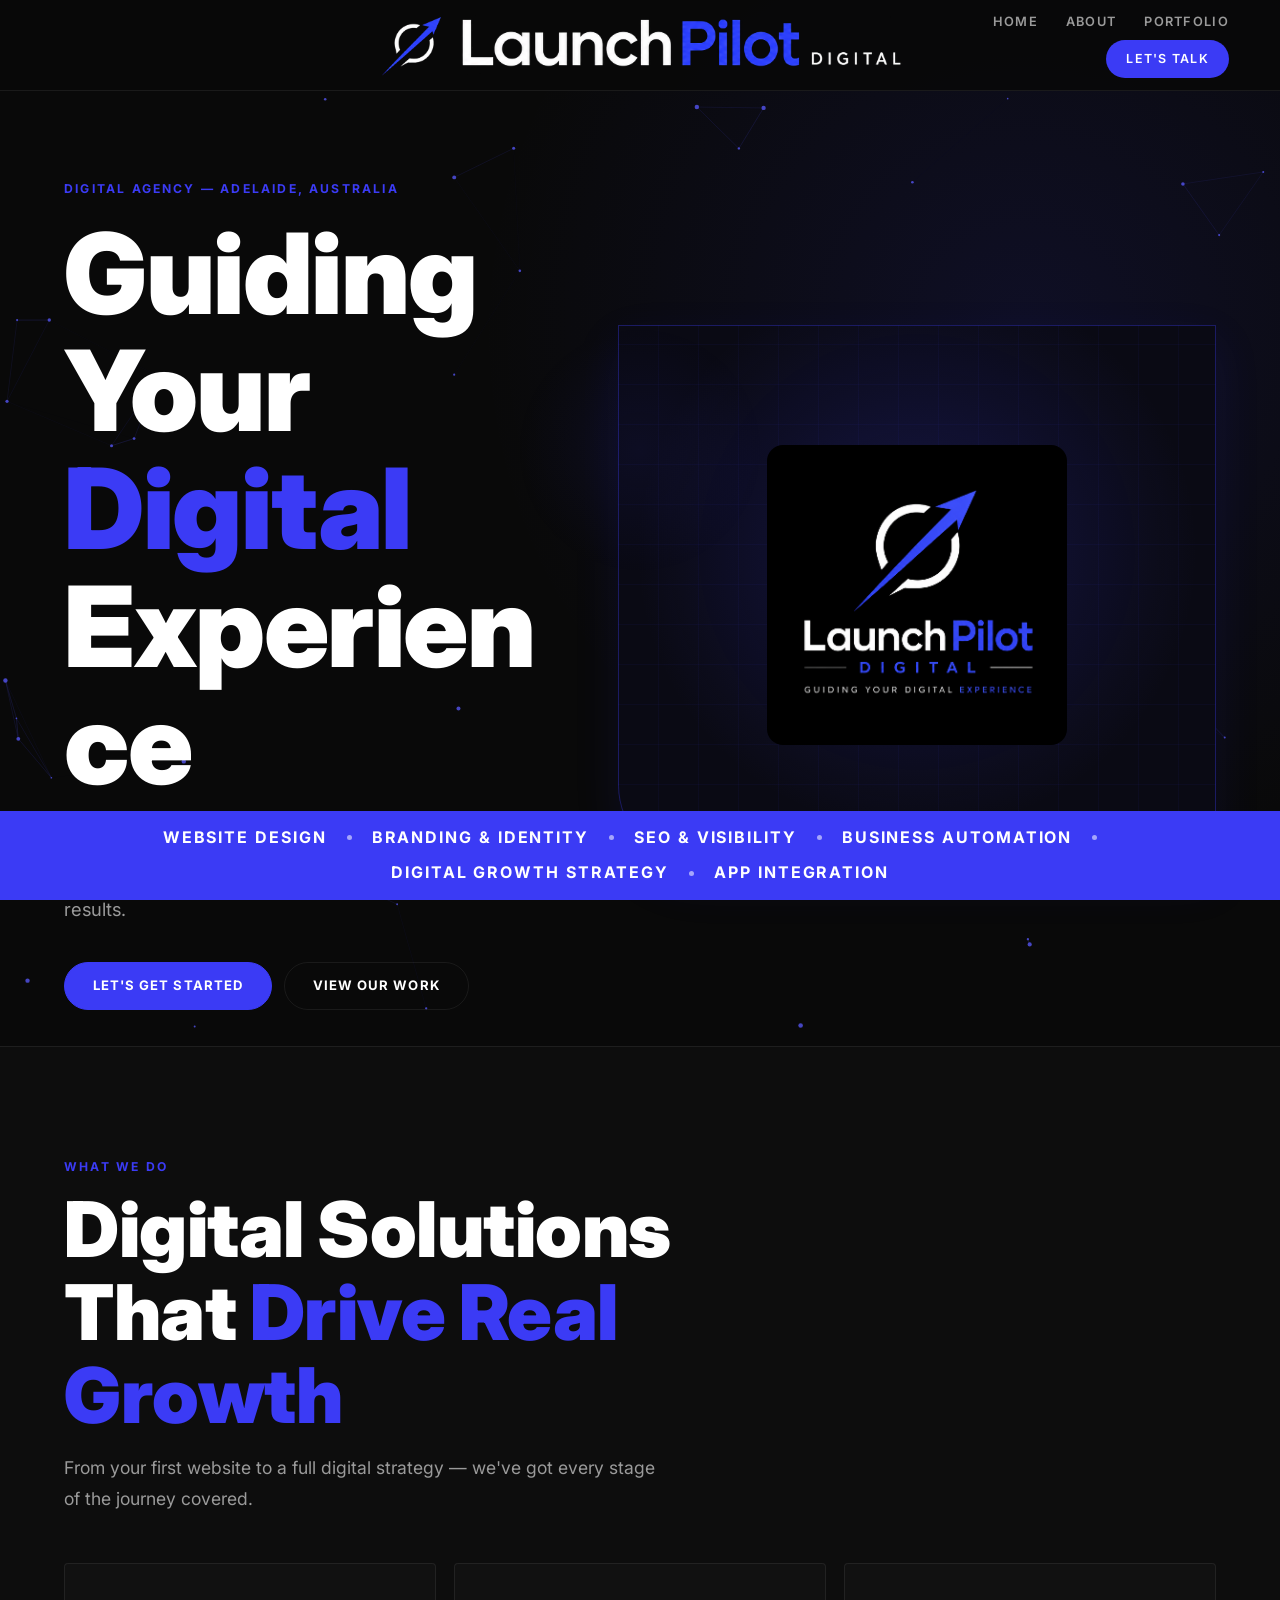
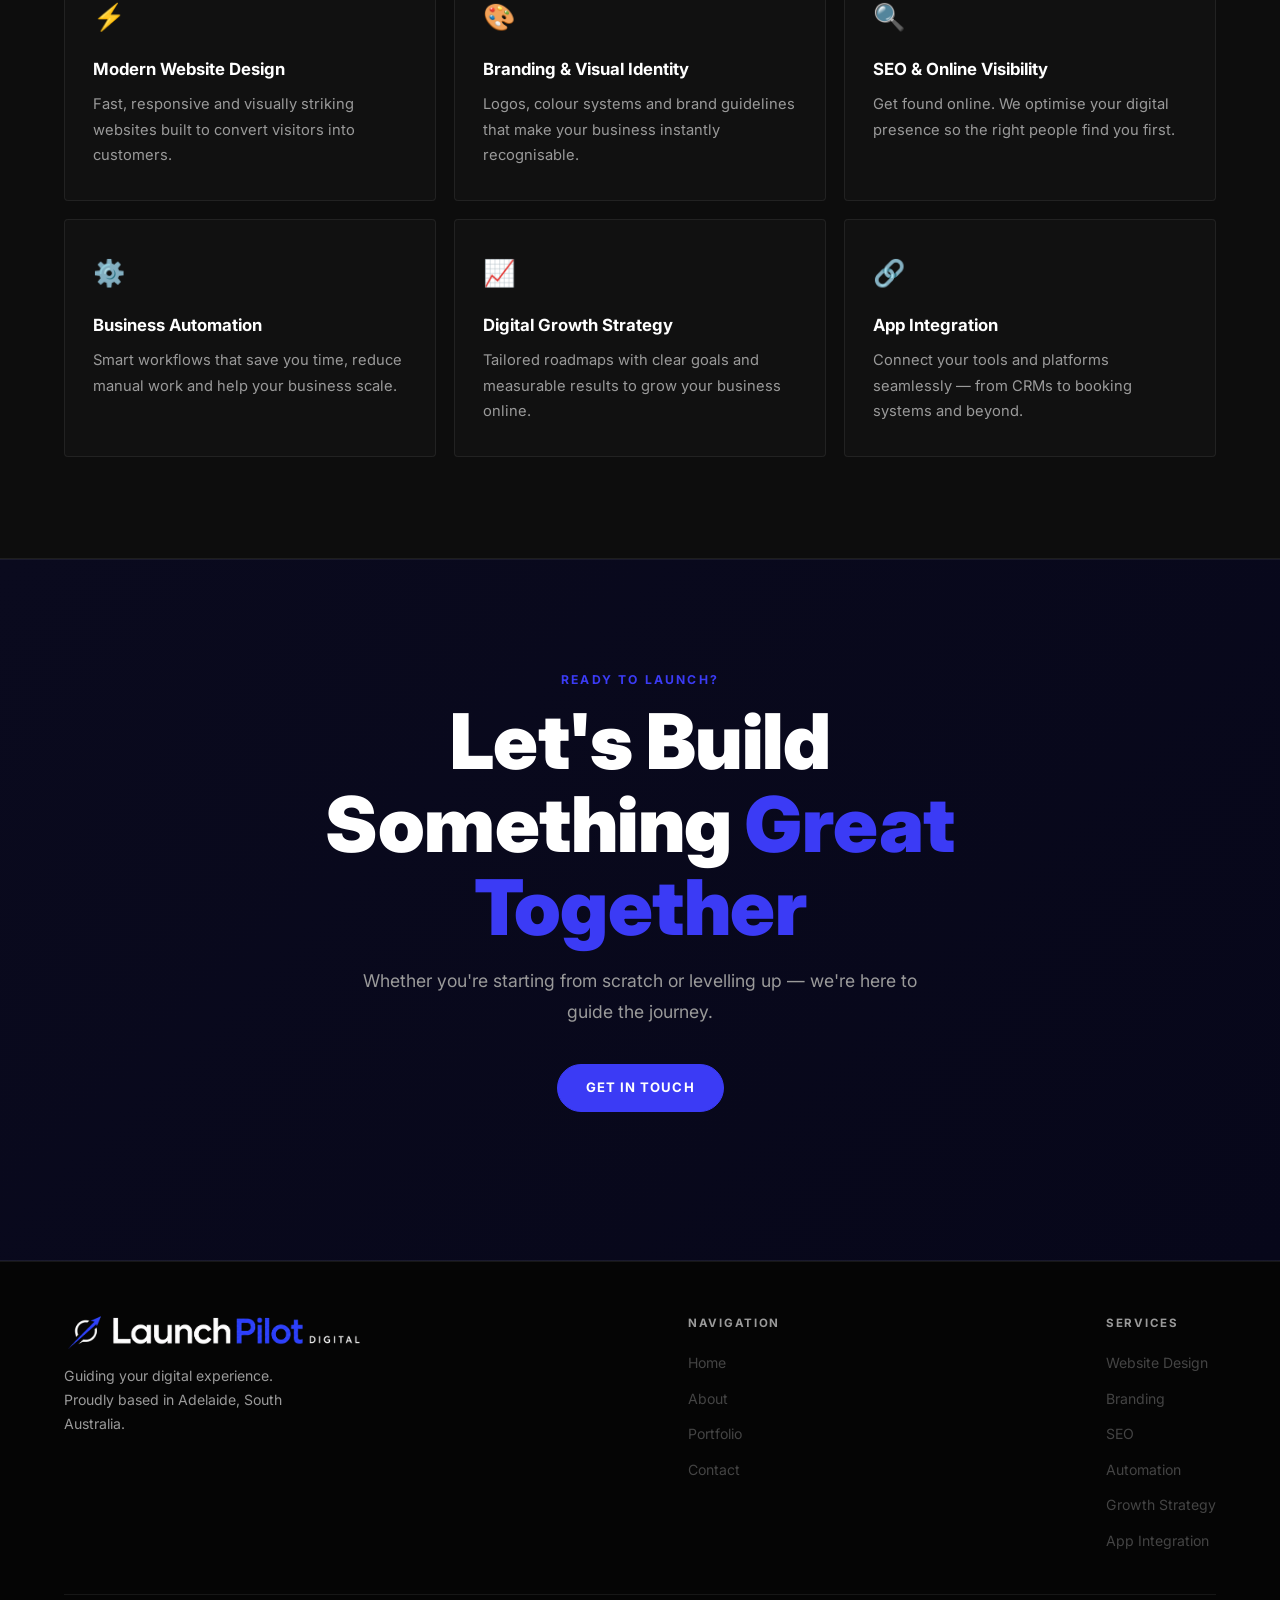
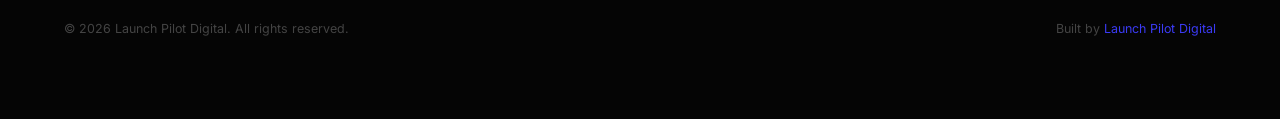
<file: index.html>
<!DOCTYPE html>
<html lang="en">
<head>
  <meta charset="UTF-8">
  <meta name="viewport" content="width=device-width, initial-scale=1.0">
  <title>Launch Pilot Digital | Website Design & Digital Agency Adelaide</title>
  <meta name="description" content="Launch Pilot Digital is an Adelaide-based digital agency specialising in website design, branding, SEO, business automation and digital strategy. Get your business online today.">
  <meta name="keywords" content="website design Adelaide, digital agency Adelaide, SEO Adelaide, branding Adelaide, business automation, web design South Australia">
  <meta name="author" content="Launch Pilot Digital">
  <meta name="robots" content="index, follow">
  <link rel="canonical" href="https://launchpilotdigital.com.au/">

  <!-- Open Graph -->
  <meta property="og:type" content="website">
  <meta property="og:url" content="https://launchpilotdigital.com.au/">
  <meta property="og:title" content="Launch Pilot Digital | Website Design & Digital Agency Adelaide">
  <meta property="og:description" content="Adelaide-based digital agency specialising in website design, branding, SEO and business automation. No jargon. Just results.">
  <meta property="og:image" content="https://launchpilotdigital.com.au/Assets/Favicon.png">
  <meta property="og:site_name" content="Launch Pilot Digital">

  <!-- Twitter Card -->
  <meta name="twitter:card" content="summary">
  <meta name="twitter:title" content="Launch Pilot Digital | Website Design & Digital Agency Adelaide">
  <meta name="twitter:description" content="Adelaide-based digital agency specialising in website design, branding, SEO and business automation.">
  <meta name="twitter:image" content="https://launchpilotdigital.com.au/Assets/Favicon.png">

  <!-- JSON-LD Structured Data -->
  <script type="application/ld+json">
  {
    "@context": "https://schema.org",
    "@type": "LocalBusiness",
    "name": "Launch Pilot Digital",
    "description": "Adelaide-based digital agency specialising in website design, branding, SEO, business automation and digital strategy.",
    "url": "https://launchpilotdigital.com.au",
    "logo": "https://launchpilotdigital.com.au/Assets/Favicon.png",
    "email": "hello@launchpilotdigital.com.au",
    "address": {
      "@type": "PostalAddress",
      "addressLocality": "Adelaide",
      "addressRegion": "SA",
      "addressCountry": "AU"
    },
    "areaServed": {
      "@type": "Country",
      "name": "Australia"
    },
    "founder": {
      "@type": "Person",
      "name": "Kian"
    },
    "sameAs": [
      "https://github.com/kianmohr/LaunchPilotDigital"
    ],
    "hasOfferCatalog": {
      "@type": "OfferCatalog",
      "name": "Digital Services",
      "itemListElement": [
        { "@type": "Offer", "itemOffered": { "@type": "Service", "name": "Website Design & Development" } },
        { "@type": "Offer", "itemOffered": { "@type": "Service", "name": "Branding & Visual Identity" } },
        { "@type": "Offer", "itemOffered": { "@type": "Service", "name": "Search Engine Optimisation" } },
        { "@type": "Offer", "itemOffered": { "@type": "Service", "name": "Business Automation & Digital Workflows" } },
        { "@type": "Offer", "itemOffered": { "@type": "Service", "name": "Digital Strategy & Consulting" } },
        { "@type": "Offer", "itemOffered": { "@type": "Service", "name": "Website Maintenance & Support" } }
      ]
    }
  }
  </script>

  <link rel="preconnect" href="https://fonts.googleapis.com">
  <link rel="preconnect" href="https://fonts.gstatic.com" crossorigin>
  <link href="https://fonts.googleapis.com/css2?family=Inter:wght@400;500;600;700;800;900&display=swap" rel="stylesheet">
  <link rel="icon" href="Assets/Favicon.png">
  <link rel="stylesheet" href="css/style.css">
</head>
<body>

  <div class="site-wrap">

  <!-- HEADER — centered logo, nav right -->
  <header class="site-header">
    <button class="nav-toggle" id="navToggle" aria-label="Open navigation" aria-expanded="false">
      <span></span><span></span><span></span>
    </button>
    <a href="index.html" class="header-logo">
      <img src="Assets/LaunchPilot Digital Long No Background Heading.png" alt="Launch Pilot Digital">
    </a>
    <nav class="nav" aria-label="Main navigation">
      <a href="index.html">Home</a>
      <a href="about.html">About</a>
      <a href="portfolio.html">Portfolio</a>
      <a href="contact.html" class="nav-cta">Let's Talk</a>
    </nav>
  </header>

  <!-- MOBILE MENU -->
  <div class="mobile-menu" id="mobileMenu">
    <a href="index.html"     onclick="closeMenu()">Home</a>
    <a href="about.html"     onclick="closeMenu()">About</a>
    <a href="portfolio.html" onclick="closeMenu()">Portfolio</a>
    <a href="contact.html"   onclick="closeMenu()">Contact</a>
  </div>

  <main>

    <!-- HERO — split layout -->
    <section class="hero">
      <canvas id="heroCanvas"></canvas>
      <div class="hero-copy">
        <p class="eyebrow">Digital Agency &mdash; Adelaide, Australia</p>
        <h1>Guiding Your <span>Digital</span> Experience</h1>
        <p>We believe every business deserves a digital presence that works as hard as they do. No fluff. No jargon. Just results.</p>
        <div class="hero-actions">
          <a class="button primary" href="contact.html">Let's Get Started</a>
          <a class="button secondary" href="portfolio.html">View Our Work</a>
        </div>
      </div>
      <div class="hero-media">
        <img src="Assets/LaunchPilot Digital.png" alt="Launch Pilot Digital">
      </div>
    </section>


    <!-- INTRO BAND — fixed bottom on desktop, inline after hero on mobile -->
    <div class="intro-band" aria-hidden="true">
      <p>Website Design</p>
      <span class="divider"></span>
      <p>Branding &amp; Identity</p>
      <span class="divider"></span>
      <p>SEO &amp; Visibility</p>
      <span class="divider"></span>
      <p>Business Automation</p>
      <span class="divider"></span>
      <p>Digital Growth Strategy</p>
      <span class="divider"></span>
      <p>App Integration</p>
    </div>

    <!-- SERVICES -->
    <section class="section services-bg">
      <div class="section-heading">
        <p class="eyebrow">What We Do</p>
        <h2>Digital Solutions That <span>Drive Real Growth</span></h2>
        <p>From your first website to a full digital strategy — we've got every stage of the journey covered.</p>
      </div>
      <div class="services-grid">
        <div class="service-card fade-up">
          <div class="service-icon">⚡</div>
          <h3>Modern Website Design</h3>
          <p>Fast, responsive and visually striking websites built to convert visitors into customers.</p>
        </div>
        <div class="service-card fade-up">
          <div class="service-icon">🎨</div>
          <h3>Branding &amp; Visual Identity</h3>
          <p>Logos, colour systems and brand guidelines that make your business instantly recognisable.</p>
        </div>
        <div class="service-card fade-up">
          <div class="service-icon">🔍</div>
          <h3>SEO &amp; Online Visibility</h3>
          <p>Get found online. We optimise your digital presence so the right people find you first.</p>
        </div>
        <div class="service-card fade-up">
          <div class="service-icon">⚙️</div>
          <h3>Business Automation</h3>
          <p>Smart workflows that save you time, reduce manual work and help your business scale.</p>
        </div>
        <div class="service-card fade-up">
          <div class="service-icon">📈</div>
          <h3>Digital Growth Strategy</h3>
          <p>Tailored roadmaps with clear goals and measurable results to grow your business online.</p>
        </div>
        <div class="service-card fade-up">
          <div class="service-icon">🔗</div>
          <h3>App Integration</h3>
          <p>Connect your tools and platforms seamlessly — from CRMs to booking systems and beyond.</p>
        </div>
      </div>
    </section>

    <!-- CTA BAND -->
    <section class="section cta-band">
      <div class="section-heading centered">
        <p class="eyebrow">Ready to Launch?</p>
        <h2>Let's Build Something <span>Great Together</span></h2>
        <p>Whether you're starting from scratch or levelling up — we're here to guide the journey.</p>
        <a class="button primary" href="contact.html">Get In Touch</a>
      </div>
    </section>

  </main>

  <!-- FOOTER -->
  <footer>
    <div class="footer-brand">
      <img src="Assets/LaunchPilot Digital Long No Background Heading.png" alt="Launch Pilot Digital">
      <p>Guiding your digital experience. Proudly based in Adelaide, South Australia.</p>
    </div>
    <div class="footer-col">
      <h4>Navigation</h4>
      <ul>
        <li><a href="index.html">Home</a></li>
        <li><a href="about.html">About</a></li>
        <li><a href="#portfolio">Portfolio</a></li>
        <li><a href="contact.html">Contact</a></li>
      </ul>
    </div>
    <div class="footer-col">
      <h4>Services</h4>
      <ul>
        <li><a href="#">Website Design</a></li>
        <li><a href="#">Branding</a></li>
        <li><a href="#">SEO</a></li>
        <li><a href="#">Automation</a></li>
        <li><a href="#">Growth Strategy</a></li>
        <li><a href="#">App Integration</a></li>
      </ul>
    </div>
    <div class="footer-bottom">
      <p>&copy; 2026 Launch Pilot Digital. All rights reserved.</p>
      <p>Built by <a href="index.html">Launch Pilot Digital</a></p>
    </div>
  </footer>

  </div> <!-- /.site-wrap -->

  <script src="js/main.js"></script>
</body>
</html>
</file>
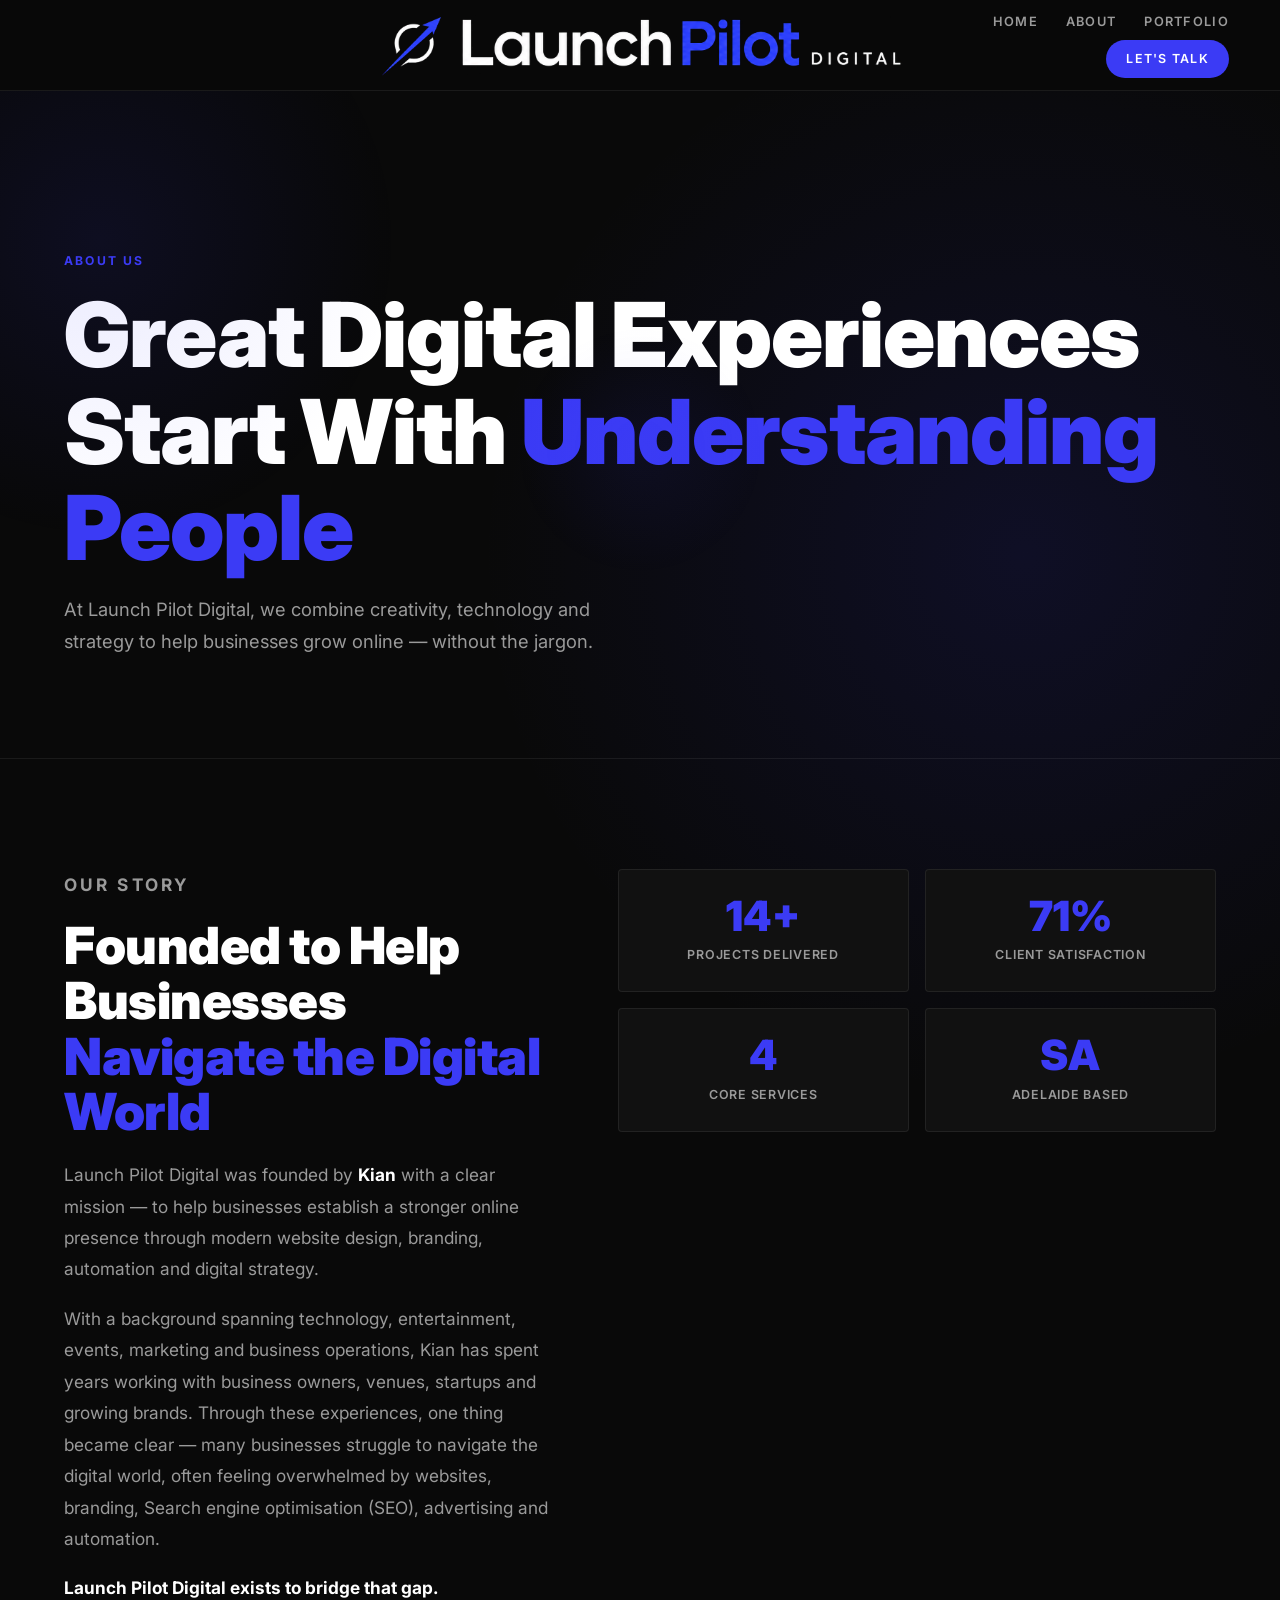
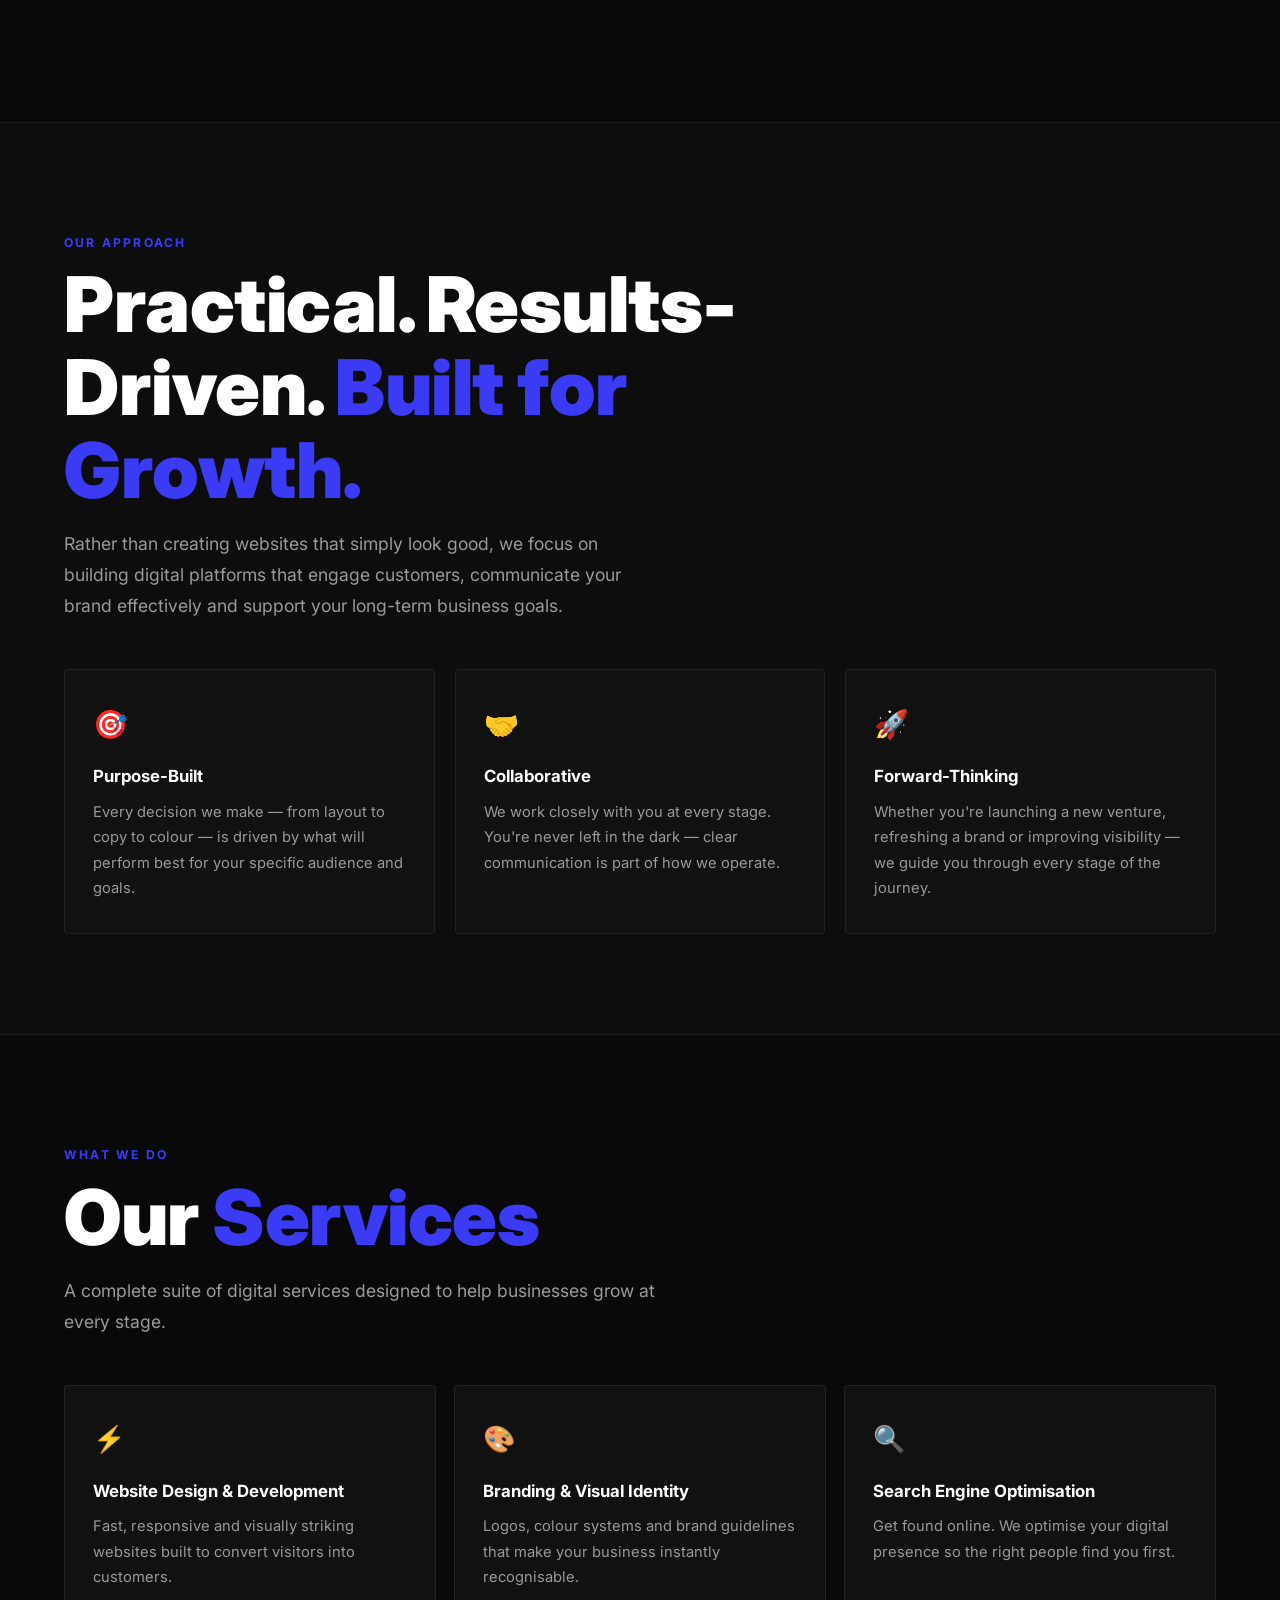
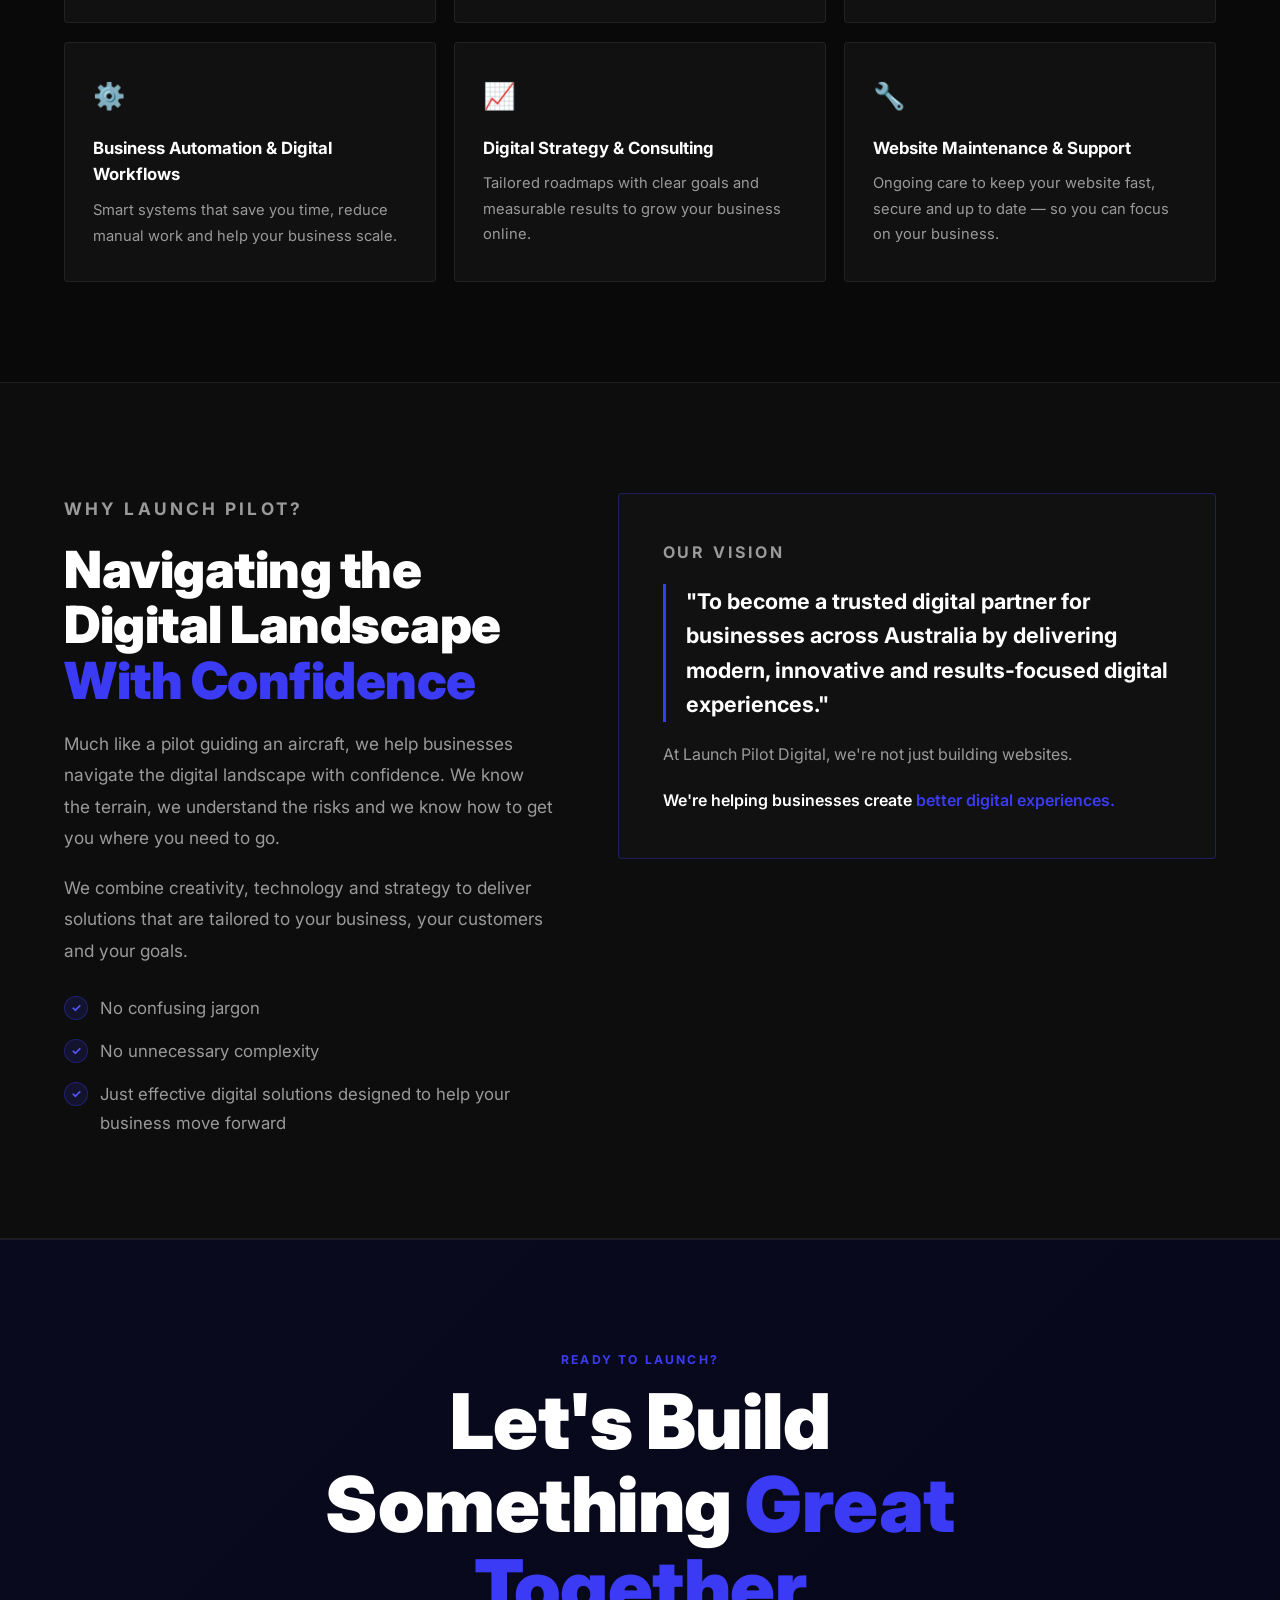
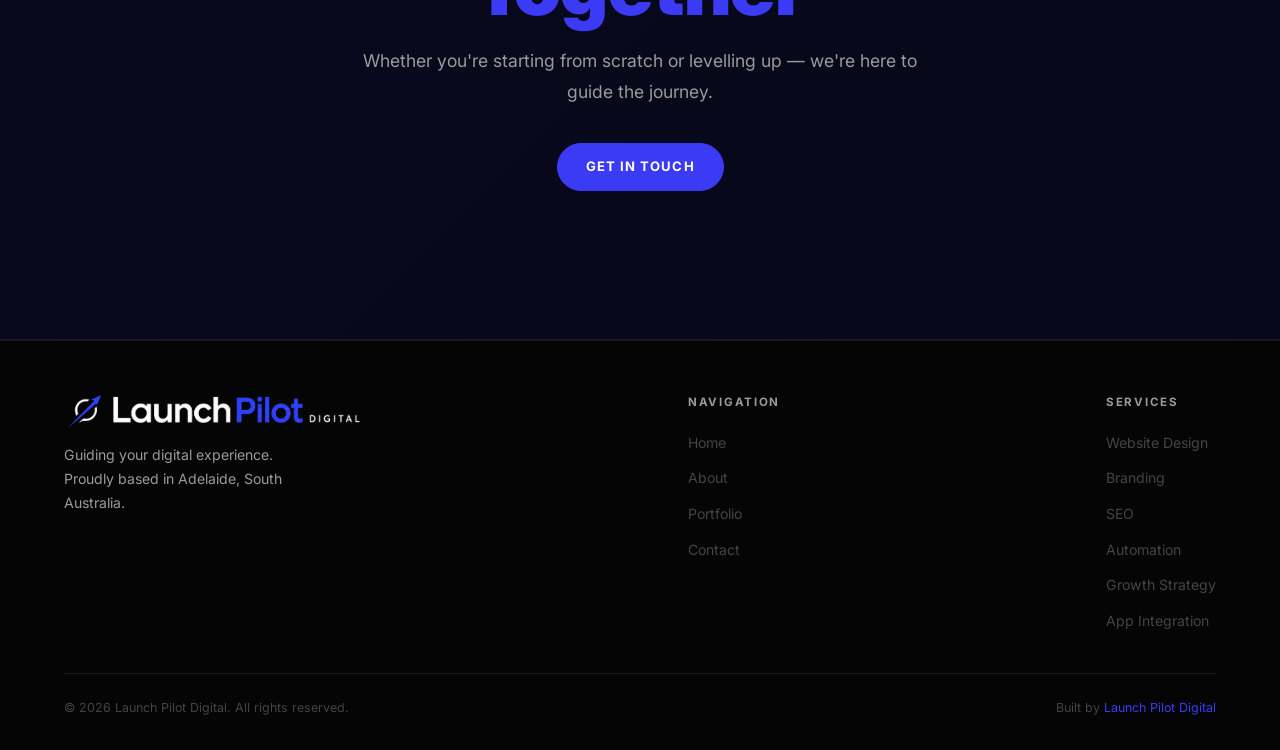
<file: about.html>
<!DOCTYPE html>
<html lang="en">
<head>
  <meta charset="UTF-8">
  <meta name="viewport" content="width=device-width, initial-scale=1.0">
  <title>About | Launch Pilot Digital — Adelaide Digital Agency</title>
  <meta name="description" content="Learn about Launch Pilot Digital, founded by Kian. We help Adelaide businesses establish a stronger online presence through website design, branding, SEO and digital strategy.">
  <meta name="keywords" content="about Launch Pilot Digital, Kian, digital agency Adelaide, web design Adelaide">
  <meta name="author" content="Launch Pilot Digital">
  <meta name="robots" content="index, follow">
  <link rel="canonical" href="https://launchpilotdigital.com.au/about.html">

  <!-- Open Graph -->
  <meta property="og:type" content="website">
  <meta property="og:url" content="https://launchpilotdigital.com.au/about.html">
  <meta property="og:title" content="About | Launch Pilot Digital — Adelaide Digital Agency">
  <meta property="og:description" content="Founded by Kian to help businesses navigate the digital world with confidence. No jargon. Just results.">
  <meta property="og:image" content="https://launchpilotdigital.com.au/Assets/Favicon.png">
  <meta property="og:site_name" content="Launch Pilot Digital">

  <!-- Twitter Card -->
  <meta name="twitter:card" content="summary">
  <meta name="twitter:title" content="About | Launch Pilot Digital">
  <meta name="twitter:description" content="Founded by Kian to help businesses navigate the digital world with confidence.">
  <meta name="twitter:image" content="https://launchpilotdigital.com.au/Assets/Favicon.png">

  <link rel="preconnect" href="https://fonts.googleapis.com">
  <link rel="preconnect" href="https://fonts.gstatic.com" crossorigin>
  <link href="https://fonts.googleapis.com/css2?family=Inter:wght@400;500;600;700;800;900&display=swap" rel="stylesheet">
  <link rel="icon" href="Assets/Favicon.png">
  <link rel="stylesheet" href="css/style.css">
</head>
<body>

  <div class="site-wrap">

  <!-- HEADER -->
  <header class="site-header">
    <button class="nav-toggle" id="navToggle" aria-label="Open navigation" aria-expanded="false">
      <span></span><span></span><span></span>
    </button>
    <a href="index.html" class="header-logo">
      <img src="Assets/LaunchPilot Digital Long No Background Heading.png" alt="Launch Pilot Digital">
    </a>
    <nav class="nav" aria-label="Main navigation">
      <a href="index.html">Home</a>
      <a href="about.html">About</a>
      <a href="portfolio.html">Portfolio</a>
      <a href="contact.html" class="nav-cta">Let's Talk</a>
    </nav>
  </header>

  <!-- MOBILE MENU -->
  <div class="mobile-menu" id="mobileMenu">
    <a href="index.html"           onclick="closeMenu()">Home</a>
    <a href="about.html"           onclick="closeMenu()">About</a>
    <a href="portfolio.html"       onclick="closeMenu()">Portfolio</a>
    <a href="contact.html"         onclick="closeMenu()">Contact</a>
  </div>

  <main>

    <!-- PAGE HERO -->
    <section class="page-hero">
      <p class="eyebrow">About Us</p>
      <h1>Great Digital Experiences Start With <span>Understanding People</span></h1>
      <p>At Launch Pilot Digital, we combine creativity, technology and strategy to help businesses grow online — without the jargon.</p>
    </section>

    <div class="divider"></div>

    <!-- FOUNDING STORY -->
    <section class="section">
      <div class="about-grid">
        <div class="about-text fade-up">
          <p class="eyebrow">Our Story</p>
          <h2>Founded to Help Businesses <span>Navigate the Digital World</span></h2>
          <p>Launch Pilot Digital was founded by <strong style="color: var(--white);">Kian</strong> with a clear mission — to help businesses establish a stronger online presence through modern website design, branding, automation and digital strategy.</p>
          <p>With a background spanning technology, entertainment, events, marketing and business operations, Kian has spent years working with business owners, venues, startups and growing brands. Through these experiences, one thing became clear — many businesses struggle to navigate the digital world, often feeling overwhelmed by websites, branding, Search engine optimisation (SEO), advertising and automation.</p>
          <p><strong style="color: var(--white);">Launch Pilot Digital exists to bridge that gap.</strong></p>
        </div>
        <div class="about-stats fade-up">
          <div class="stat-card">
            <div class="num">20+</div>
            <div class="label">Projects Delivered</div>
          </div>
          <div class="stat-card">
            <div class="num">100%</div>
            <div class="label">Client Satisfaction</div>
          </div>
          <div class="stat-card">
            <div class="num">6</div>
            <div class="label">Core Services</div>
          </div>
          <div class="stat-card">
            <div class="num">SA</div>
            <div class="label">Adelaide Based</div>
          </div>
        </div>
      </div>
    </section>

    <!-- APPROACH -->
    <section class="section services-bg">
      <div class="section-heading">
        <p class="eyebrow">Our Approach</p>
        <h2>Practical. Results-Driven. <span>Built for Growth.</span></h2>
        <p>Rather than creating websites that simply look good, we focus on building digital platforms that engage customers, communicate your brand effectively and support your long-term business goals.</p>
      </div>
      <div class="approach-grid fade-up">
        <div class="approach-item">
          <div class="approach-icon">🎯</div>
          <h3>Purpose-Built</h3>
          <p>Every decision we make — from layout to copy to colour — is driven by what will perform best for your specific audience and goals.</p>
        </div>
        <div class="approach-item">
          <div class="approach-icon">🤝</div>
          <h3>Collaborative</h3>
          <p>We work closely with you at every stage. You're never left in the dark — clear communication is part of how we operate.</p>
        </div>
        <div class="approach-item">
          <div class="approach-icon">🚀</div>
          <h3>Forward-Thinking</h3>
          <p>Whether you're launching a new venture, refreshing a brand or improving visibility — we guide you through every stage of the journey.</p>
        </div>
      </div>
    </section>

    <!-- WHAT WE DO -->
    <section class="section">
      <div class="section-heading">
        <p class="eyebrow">What We Do</p>
        <h2>Our <span>Services</span></h2>
        <p>A complete suite of digital services designed to help businesses grow at every stage.</p>
      </div>
      <div class="services-grid">
        <div class="service-card fade-up">
          <div class="service-icon">⚡</div>
          <h3>Website Design &amp; Development</h3>
          <p>Fast, responsive and visually striking websites built to convert visitors into customers.</p>
        </div>
        <div class="service-card fade-up">
          <div class="service-icon">🎨</div>
          <h3>Branding &amp; Visual Identity</h3>
          <p>Logos, colour systems and brand guidelines that make your business instantly recognisable.</p>
        </div>
        <div class="service-card fade-up">
          <div class="service-icon">🔍</div>
          <h3>Search Engine Optimisation</h3>
          <p>Get found online. We optimise your digital presence so the right people find you first.</p>
        </div>
        <div class="service-card fade-up">
          <div class="service-icon">⚙️</div>
          <h3>Business Automation &amp; Digital Workflows</h3>
          <p>Smart systems that save you time, reduce manual work and help your business scale.</p>
        </div>
        <div class="service-card fade-up">
          <div class="service-icon">📈</div>
          <h3>Digital Strategy &amp; Consulting</h3>
          <p>Tailored roadmaps with clear goals and measurable results to grow your business online.</p>
        </div>
        <div class="service-card fade-up">
          <div class="service-icon">🔧</div>
          <h3>Website Maintenance &amp; Support</h3>
          <p>Ongoing care to keep your website fast, secure and up to date — so you can focus on your business.</p>
        </div>
      </div>
    </section>

    <!-- WHY LAUNCH PILOT -->
    <section class="section services-bg">
      <div class="about-grid">
        <div class="about-text fade-up">
          <p class="eyebrow">Why Launch Pilot?</p>
          <h2>Navigating the Digital Landscape <span>With Confidence</span></h2>
          <p>Much like a pilot guiding an aircraft, we help businesses navigate the digital landscape with confidence. We know the terrain, we understand the risks and we know how to get you where you need to go.</p>
          <p>We combine creativity, technology and strategy to deliver solutions that are tailored to your business, your customers and your goals.</p>
          <div class="no-fluff-list">
            <div class="no-fluff-item">
              <span class="no-fluff-check">✓</span>
              <p>No confusing jargon</p>
            </div>
            <div class="no-fluff-item">
              <span class="no-fluff-check">✓</span>
              <p>No unnecessary complexity</p>
            </div>
            <div class="no-fluff-item">
              <span class="no-fluff-check">✓</span>
              <p>Just effective digital solutions designed to help your business move forward</p>
            </div>
          </div>
        </div>
        <div class="vision-card fade-up">
          <p class="eyebrow">Our Vision</p>
          <blockquote>
            "To become a trusted digital partner for businesses across Australia by delivering modern, innovative and results-focused digital experiences."
          </blockquote>
          <p>At Launch Pilot Digital, we're not just building websites.</p>
          <p class="vision-tagline">We're helping businesses create <span>better digital experiences.</span></p>
        </div>
      </div>
    </section>

    <!-- CTA BAND -->
    <section class="section cta-band">
      <div class="section-heading centered">
        <p class="eyebrow">Ready to Launch?</p>
        <h2>Let's Build Something <span>Great Together</span></h2>
        <p>Whether you're starting from scratch or levelling up — we're here to guide the journey.</p>
        <a class="button primary" href="contact.html">Get In Touch</a>
      </div>
    </section>

  </main>

  <!-- FOOTER -->
  <footer>
    <div class="footer-brand">
      <img src="Assets/LaunchPilot Digital Long No Background Heading.png" alt="Launch Pilot Digital">
      <p>Guiding your digital experience. Proudly based in Adelaide, South Australia.</p>
    </div>
    <div class="footer-col">
      <h4>Navigation</h4>
      <ul>
        <li><a href="index.html">Home</a></li>
        <li><a href="about.html">About</a></li>
        <li><a href="portfolio.html">Portfolio</a></li>
        <li><a href="contact.html">Contact</a></li>
      </ul>
    </div>
    <div class="footer-col">
      <h4>Services</h4>
      <ul>
        <li><a href="#">Website Design</a></li>
        <li><a href="#">Branding</a></li>
        <li><a href="#">SEO</a></li>
        <li><a href="#">Automation</a></li>
        <li><a href="#">Growth Strategy</a></li>
        <li><a href="#">App Integration</a></li>
      </ul>
    </div>
    <div class="footer-bottom">
      <p>&copy; 2026 Launch Pilot Digital. All rights reserved.</p>
      <p>Built by <a href="index.html">Launch Pilot Digital</a></p>
    </div>
  </footer>

  </div> <!-- /.site-wrap -->

  <script src="js/main.js"></script>
</body>
</html>
</file>
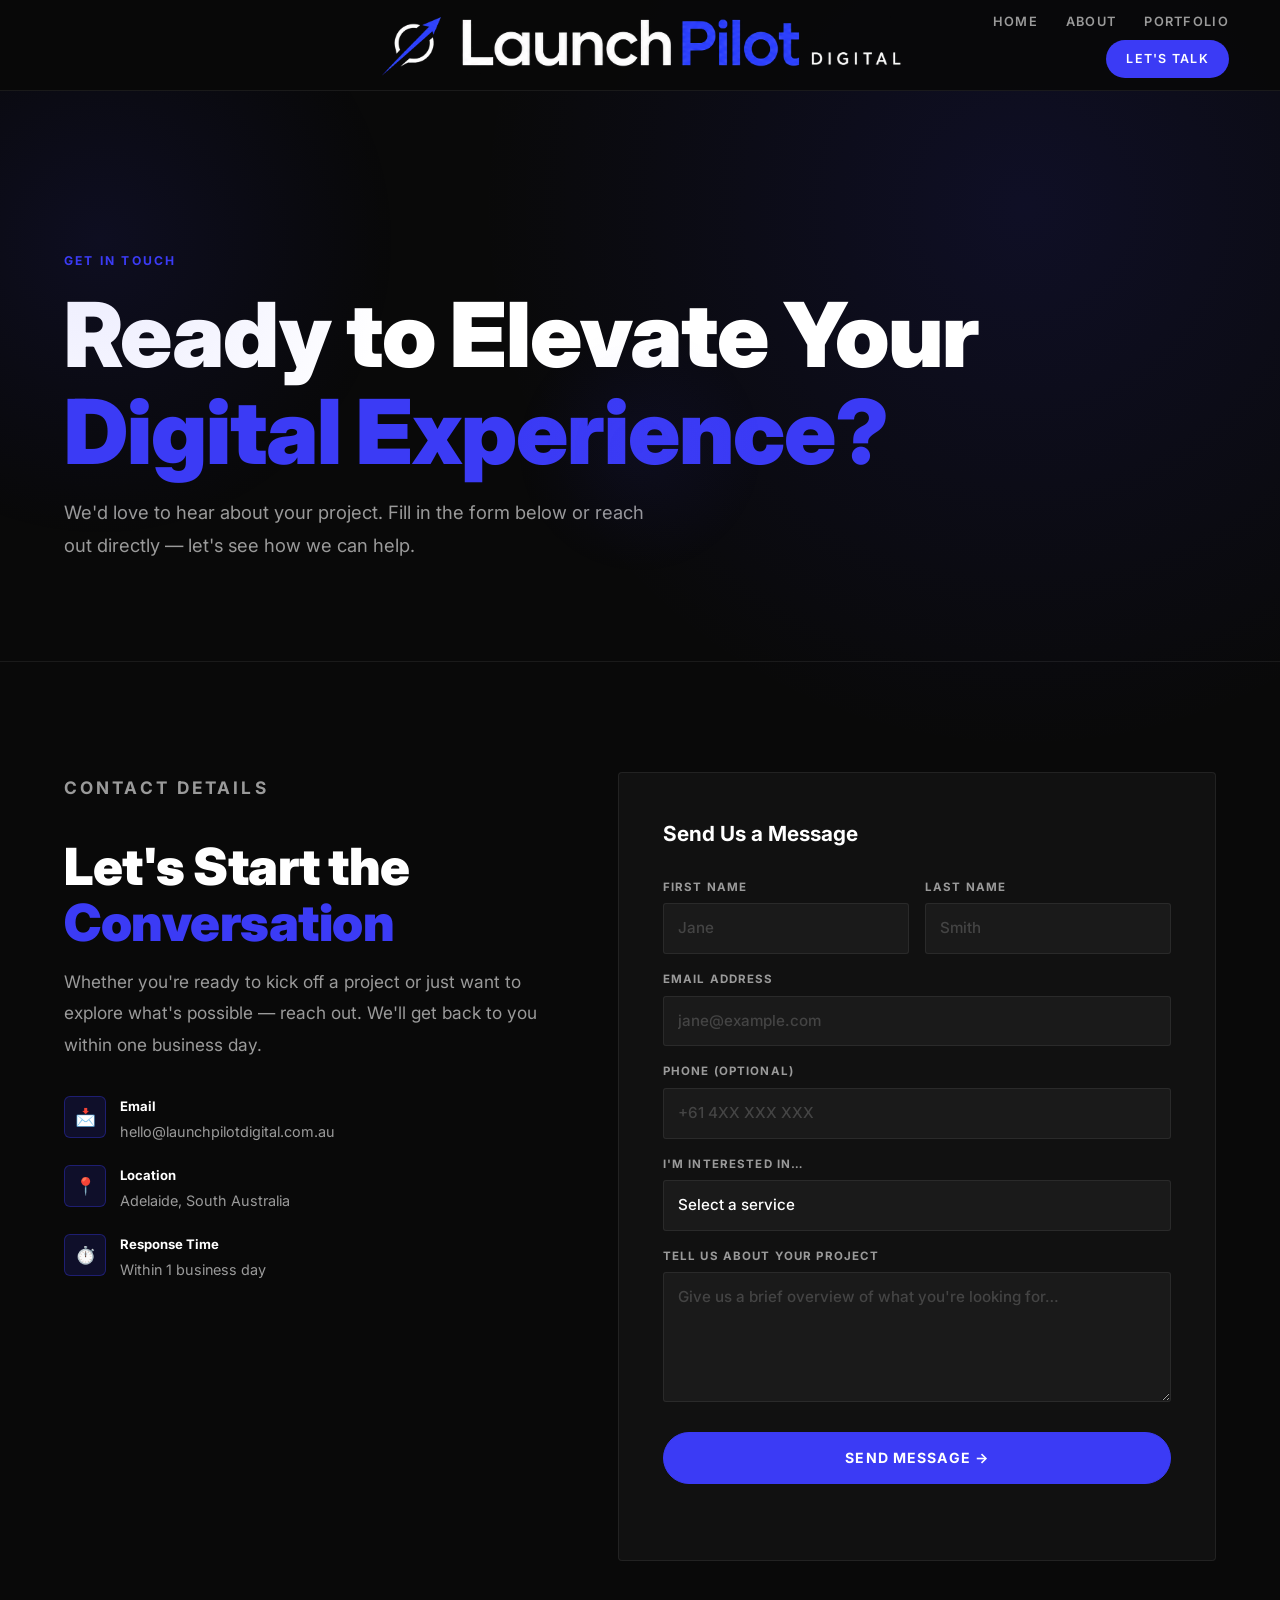
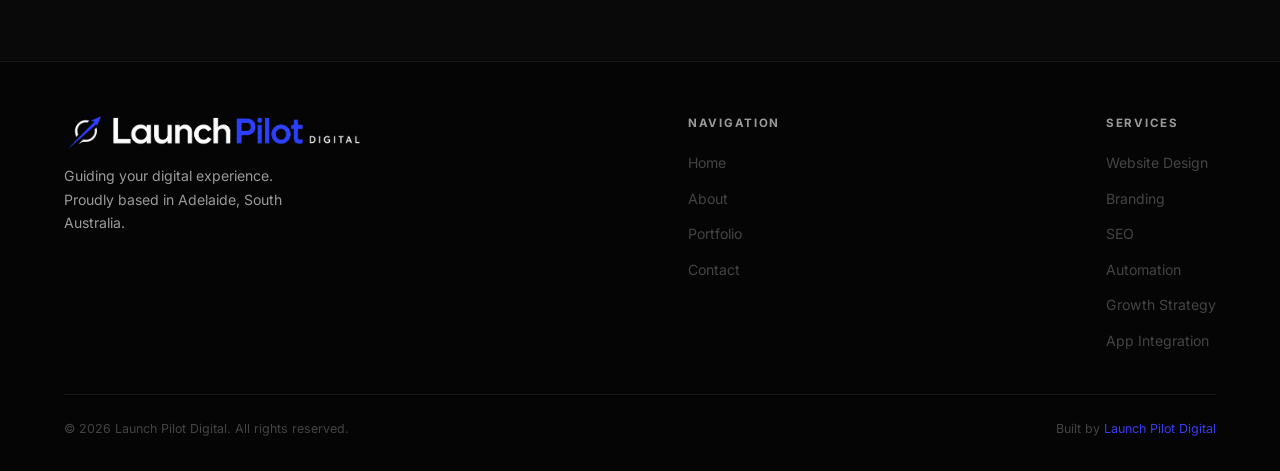
<file: contact.html>
<!DOCTYPE html>
<html lang="en">
<head>
  <meta charset="UTF-8">
  <meta name="viewport" content="width=device-width, initial-scale=1.0">
  <title>Contact | Launch Pilot Digital — Get In Touch</title>
  <meta name="description" content="Get in touch with Launch Pilot Digital. Based in Adelaide, SA. Ready to discuss your website, branding or digital strategy? We respond within one business day.">
  <meta name="keywords" content="contact Launch Pilot Digital, web design enquiry Adelaide, digital agency contact">
  <meta name="author" content="Launch Pilot Digital">
  <meta name="robots" content="index, follow">
  <link rel="canonical" href="https://launchpilotdigital.com.au/contact.html">

  <!-- Open Graph -->
  <meta property="og:type" content="website">
  <meta property="og:url" content="https://launchpilotdigital.com.au/contact.html">
  <meta property="og:title" content="Contact | Launch Pilot Digital — Get In Touch">
  <meta property="og:description" content="Based in Adelaide, SA. Get in touch to discuss your website, branding or digital strategy.">
  <meta property="og:image" content="https://launchpilotdigital.com.au/Assets/Favicon.png">
  <meta property="og:site_name" content="Launch Pilot Digital">

  <!-- Twitter Card -->
  <meta name="twitter:card" content="summary">
  <meta name="twitter:title" content="Contact | Launch Pilot Digital">
  <meta name="twitter:description" content="Based in Adelaide, SA. Get in touch to discuss your project.">
  <meta name="twitter:image" content="https://launchpilotdigital.com.au/Assets/Favicon.png">

  <link rel="preconnect" href="https://fonts.googleapis.com">
  <link rel="preconnect" href="https://fonts.gstatic.com" crossorigin>
  <link href="https://fonts.googleapis.com/css2?family=Inter:wght@400;500;600;700;800;900&display=swap" rel="stylesheet">
  <link rel="icon" href="Assets/Favicon.png">
  <link rel="stylesheet" href="css/style.css">
</head>
<body>

  <div class="site-wrap">

  <!-- HEADER -->
  <header class="site-header">
    <button class="nav-toggle" id="navToggle" aria-label="Open navigation" aria-expanded="false">
      <span></span><span></span><span></span>
    </button>
    <a href="index.html" class="header-logo">
      <img src="Assets/LaunchPilot Digital Long No Background Heading.png" alt="Launch Pilot Digital">
    </a>
    <nav class="nav" aria-label="Main navigation">
      <a href="index.html">Home</a>
      <a href="about.html">About</a>
      <a href="portfolio.html">Portfolio</a>
      <a href="contact.html" class="nav-cta">Let's Talk</a>
    </nav>
  </header>

  <!-- MOBILE MENU -->
  <div class="mobile-menu" id="mobileMenu">
    <a href="index.html"          onclick="closeMenu()">Home</a>
    <a href="about.html"          onclick="closeMenu()">About</a>
    <a href="portfolio.html"       onclick="closeMenu()">Portfolio</a>
    <a href="contact.html"        onclick="closeMenu()">Contact</a>
  </div>

  <main>

    <!-- PAGE HERO -->
    <section class="page-hero">
      <p class="eyebrow">Get In Touch</p>
      <h1>Ready to Elevate Your <span>Digital Experience?</span></h1>
      <p>We'd love to hear about your project. Fill in the form below or reach out directly — let's see how we can help.</p>
    </section>

    <div class="divider"></div>

    <!-- CONTACT SECTION -->
    <section class="section">
      <div class="contact-grid">

        <!-- Info column -->
        <div class="contact-info fade-up">
          <p class="eyebrow">Contact Details</p>
          <h2>Let's Start the <span>Conversation</span></h2>
          <p>Whether you're ready to kick off a project or just want to explore what's possible — reach out. We'll get back to you within one business day.</p>

          <div class="contact-detail">
            <div class="contact-icon">📩</div>
            <div class="contact-detail-text">
              <h4>Email</h4>
              <p>hello@launchpilotdigital.com.au</p>
            </div>
          </div>

          <div class="contact-detail">
            <div class="contact-icon">📍</div>
            <div class="contact-detail-text">
              <h4>Location</h4>
              <p>Adelaide, South Australia</p>
            </div>
          </div>

          <div class="contact-detail">
            <div class="contact-icon">⏱️</div>
            <div class="contact-detail-text">
              <h4>Response Time</h4>
              <p>Within 1 business day</p>
            </div>
          </div>
        </div>

        <!-- Form column -->
        <div class="contact-form-wrap fade-up">
          <h3>Send Us a Message</h3>
          <form id="contactForm">
            <div class="form-row">
              <div class="form-group">
                <label for="firstName">First Name</label>
                <input type="text" id="firstName" name="firstName" placeholder="Jane" required>
              </div>
              <div class="form-group">
                <label for="lastName">Last Name</label>
                <input type="text" id="lastName" name="lastName" placeholder="Smith" required>
              </div>
            </div>
            <div class="form-group">
              <label for="email">Email Address</label>
              <input type="email" id="email" name="email" placeholder="jane@example.com" required>
            </div>
            <div class="form-group">
              <label for="phone">Phone (optional)</label>
              <input type="tel" id="phone" name="phone" placeholder="+61 4XX XXX XXX">
            </div>
            <div class="form-group">
              <label for="service">I'm interested in&hellip;</label>
              <select id="service" name="service">
                <option value="">Select a service</option>
                <option value="website">Website Design</option>
                <option value="branding">Branding &amp; Visual Identity</option>
                <option value="seo">SEO &amp; Online Visibility</option>
                <option value="automation">Business Automation</option>
                <option value="strategy">Digital Growth Strategy</option>
                <option value="integration">App Integration</option>
                <option value="other">Something else</option>
              </select>
            </div>
            <div class="form-group">
              <label for="message">Tell us about your project</label>
              <textarea id="message" name="message" placeholder="Give us a brief overview of what you're looking for…" required></textarea>
            </div>
            <button type="submit" class="button primary form-submit">Send Message &rarr;</button>
            <p class="form-status" id="formStatus" role="status"></p>
          </form>
        </div>

      </div>
    </section>

  </main>

  <!-- FOOTER -->
  <footer>
    <div class="footer-brand">
      <img src="Assets/LaunchPilot Digital Long No Background Heading.png" alt="Launch Pilot Digital">
      <p>Guiding your digital experience. Proudly based in Adelaide, South Australia.</p>
    </div>
    <div class="footer-col">
      <h4>Navigation</h4>
      <ul>
        <li><a href="index.html">Home</a></li>
        <li><a href="about.html">About</a></li>
        <li><a href="portfolio.html">Portfolio</a></li>
        <li><a href="contact.html">Contact</a></li>
      </ul>
    </div>
    <div class="footer-col">
      <h4>Services</h4>
      <ul>
        <li><a href="#">Website Design</a></li>
        <li><a href="#">Branding</a></li>
        <li><a href="#">SEO</a></li>
        <li><a href="#">Automation</a></li>
        <li><a href="#">Growth Strategy</a></li>
        <li><a href="#">App Integration</a></li>
      </ul>
    </div>
    <div class="footer-bottom">
      <p>&copy; 2026 Launch Pilot Digital. All rights reserved.</p>
      <p>Built by <a href="index.html">Launch Pilot Digital</a></p>
    </div>
  </footer>

  </div> <!-- /.site-wrap -->

  <script src="js/main.js"></script>
</body>
</html>
</file>
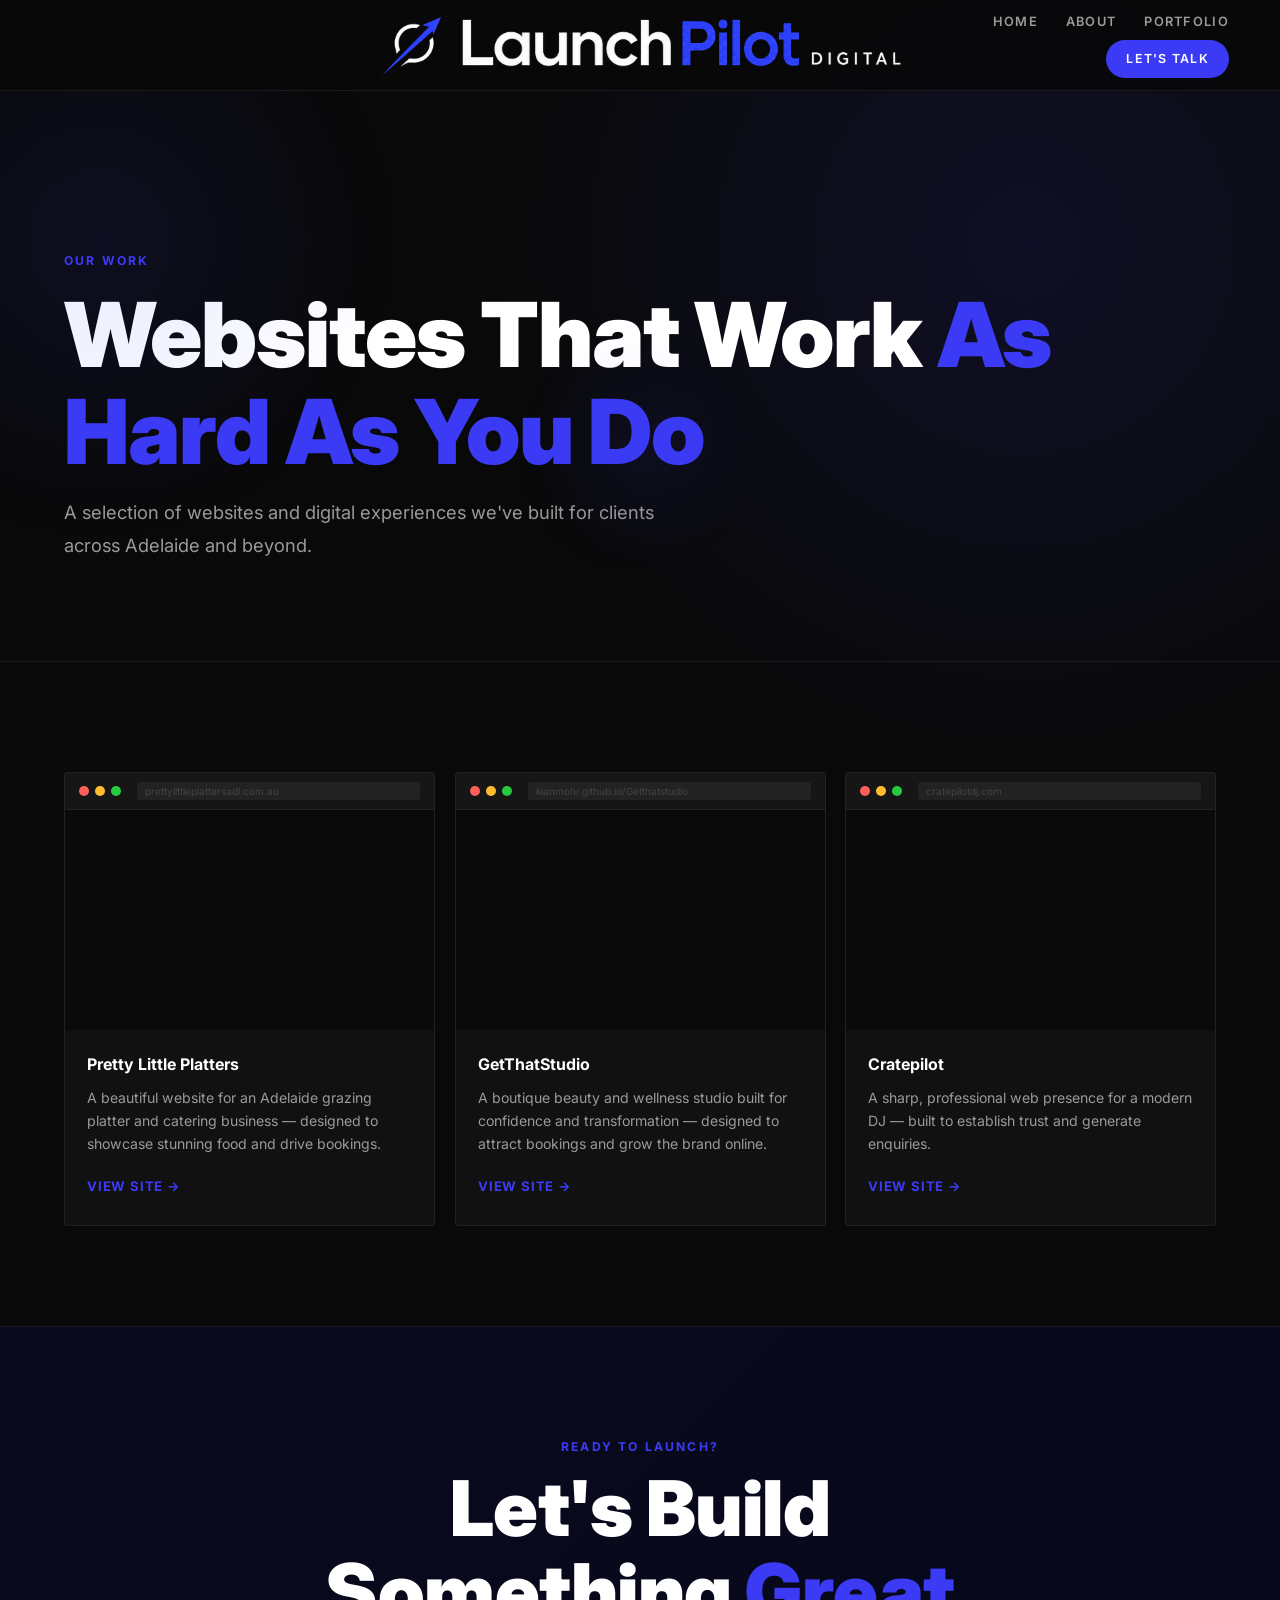
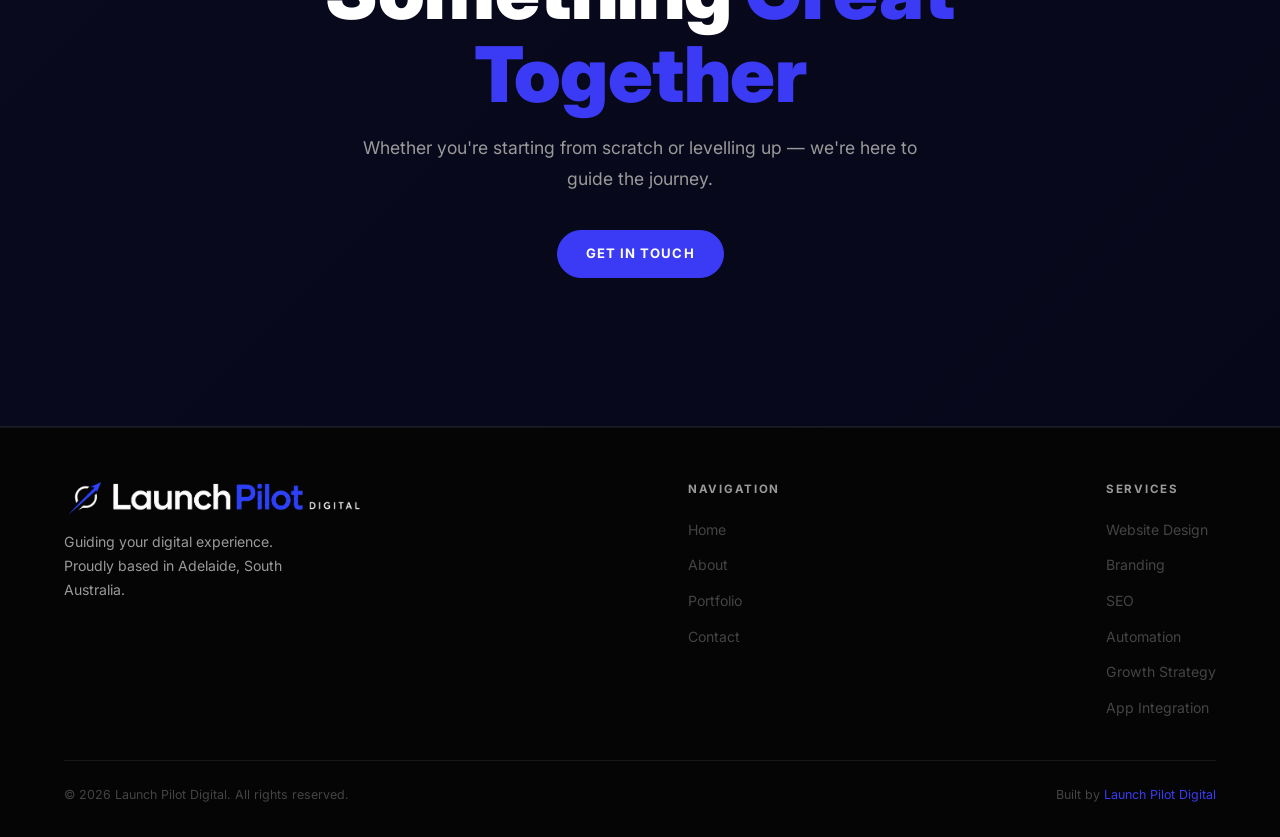
<file: portfolio.html>
<!DOCTYPE html>
<html lang="en">
<head>
  <meta charset="UTF-8">
  <meta name="viewport" content="width=device-width, initial-scale=1.0">
  <title>Portfolio | Launch Pilot Digital — Web Design Adelaide</title>
  <meta name="description" content="See websites built by Launch Pilot Digital for Adelaide businesses including Pretty Little Platters, GetThatStudio and Cratepilot DJ.">
  <meta name="keywords" content="web design portfolio Adelaide, website examples Adelaide, Launch Pilot Digital work">
  <meta name="author" content="Launch Pilot Digital">
  <meta name="robots" content="index, follow">
  <link rel="canonical" href="https://launchpilotdigital.com.au/portfolio.html">

  <!-- Open Graph -->
  <meta property="og:type" content="website">
  <meta property="og:url" content="https://launchpilotdigital.com.au/portfolio.html">
  <meta property="og:title" content="Portfolio | Launch Pilot Digital — Web Design Adelaide">
  <meta property="og:description" content="See websites built by Launch Pilot Digital for Adelaide businesses.">
  <meta property="og:image" content="https://launchpilotdigital.com.au/Assets/Favicon.png">
  <meta property="og:site_name" content="Launch Pilot Digital">

  <!-- Twitter Card -->
  <meta name="twitter:card" content="summary">
  <meta name="twitter:title" content="Portfolio | Launch Pilot Digital">
  <meta name="twitter:description" content="See websites built by Launch Pilot Digital for Adelaide businesses.">
  <meta name="twitter:image" content="https://launchpilotdigital.com.au/Assets/Favicon.png">

  <link rel="preconnect" href="https://fonts.googleapis.com">
  <link rel="preconnect" href="https://fonts.gstatic.com" crossorigin>
  <link href="https://fonts.googleapis.com/css2?family=Inter:wght@400;500;600;700;800;900&display=swap" rel="stylesheet">
  <link rel="icon" href="Assets/Favicon.png">
  <link rel="stylesheet" href="css/style.css">
</head>
<body>

  <div class="site-wrap">

  <!-- HEADER -->
  <header class="site-header">
    <button class="nav-toggle" id="navToggle" aria-label="Open navigation" aria-expanded="false">
      <span></span><span></span><span></span>
    </button>
    <a href="index.html" class="header-logo">
      <img src="Assets/LaunchPilot Digital Long No Background Heading.png" alt="Launch Pilot Digital">
    </a>
    <nav class="nav" aria-label="Main navigation">
      <a href="index.html">Home</a>
      <a href="about.html">About</a>
      <a href="portfolio.html">Portfolio</a>
      <a href="contact.html" class="nav-cta">Let's Talk</a>
    </nav>
  </header>

  <!-- MOBILE MENU -->
  <div class="mobile-menu" id="mobileMenu">
    <a href="index.html"       onclick="closeMenu()">Home</a>
    <a href="about.html"       onclick="closeMenu()">About</a>
    <a href="portfolio.html"   onclick="closeMenu()">Portfolio</a>
    <a href="contact.html"     onclick="closeMenu()">Contact</a>
  </div>

  <main>

    <!-- PAGE HERO -->
    <section class="page-hero">
      <p class="eyebrow">Our Work</p>
      <h1>Websites That Work <span>As Hard As You Do</span></h1>
      <p>A selection of websites and digital experiences we've built for clients across Adelaide and beyond.</p>
    </section>

    <div class="divider"></div>

    <!-- PORTFOLIO GRID -->
    <section class="section">
      <div class="portfolio-grid">

        <!-- Pretty Little Platters -->
        <div class="portfolio-card fade-up">
          <div class="browser-chrome">
            <span class="browser-dot bd-red"></span>
            <span class="browser-dot bd-yellow"></span>
            <span class="browser-dot bd-green"></span>
            <div class="browser-url">prettylittleplattersadl.com.au</div>
          </div>
          <div class="portfolio-preview">
            <iframe src="https://prettylittleplattersadl.com.au" title="Pretty Little Platters" scrolling="no" loading="lazy"></iframe>
          </div>
          <div class="portfolio-info">
            <h3>Pretty Little Platters</h3>
            <p>A beautiful website for an Adelaide grazing platter and catering business — designed to showcase stunning food and drive bookings.</p>
            <a href="https://prettylittleplattersadl.com.au" target="_blank" rel="noopener" class="portfolio-link">View Site &rarr;</a>
          </div>
        </div>

        <!-- GetThatStudio -->
        <div class="portfolio-card fade-up">
          <div class="browser-chrome">
            <span class="browser-dot bd-red"></span>
            <span class="browser-dot bd-yellow"></span>
            <span class="browser-dot bd-green"></span>
            <div class="browser-url">kianmohr.github.io/Getthatstudio</div>
          </div>
          <div class="portfolio-preview">
            <iframe src="https://kianmohr.github.io/Getthatstudio/" title="GetThatStudio" scrolling="no" loading="lazy"></iframe>
          </div>
          <div class="portfolio-info">
            <h3>GetThatStudio</h3>
            <p>A boutique beauty and wellness studio built for confidence and transformation — designed to attract bookings and grow the brand online.</p>
            <a href="https://kianmohr.github.io/Getthatstudio/" target="_blank" rel="noopener" class="portfolio-link">View Site &rarr;</a>
          </div>
        </div>

        <!-- Cratepilot -->
        <div class="portfolio-card fade-up">
          <div class="browser-chrome">
            <span class="browser-dot bd-red"></span>
            <span class="browser-dot bd-yellow"></span>
            <span class="browser-dot bd-green"></span>
            <div class="browser-url">cratepilotdj.com</div>
          </div>
          <div class="portfolio-preview">
            <iframe src="https://cratepilotdj.com" title="Cratepilot DJ" scrolling="no" loading="lazy"></iframe>
          </div>
          <div class="portfolio-info">
            <h3>Cratepilot</h3>
            <p>A sharp, professional web presence for a modern DJ — built to establish trust and generate enquiries.</p>
            <a href="https://cratepilotdj.com" target="_blank" rel="noopener" class="portfolio-link">View Site &rarr;</a>
          </div>
        </div>

      </div>
    </section>

    <!-- CTA BAND -->
    <section class="section cta-band">
      <div class="section-heading centered">
        <p class="eyebrow">Ready to Launch?</p>
        <h2>Let's Build Something <span>Great Together</span></h2>
        <p>Whether you're starting from scratch or levelling up — we're here to guide the journey.</p>
        <a class="button primary" href="contact.html">Get In Touch</a>
      </div>
    </section>

  </main>

  <!-- FOOTER -->
  <footer>
    <div class="footer-brand">
      <img src="Assets/LaunchPilot Digital Long No Background Heading.png" alt="Launch Pilot Digital">
      <p>Guiding your digital experience. Proudly based in Adelaide, South Australia.</p>
    </div>
    <div class="footer-col">
      <h4>Navigation</h4>
      <ul>
        <li><a href="index.html">Home</a></li>
        <li><a href="about.html">About</a></li>
        <li><a href="portfolio.html">Portfolio</a></li>
        <li><a href="contact.html">Contact</a></li>
      </ul>
    </div>
    <div class="footer-col">
      <h4>Services</h4>
      <ul>
        <li><a href="#">Website Design</a></li>
        <li><a href="#">Branding</a></li>
        <li><a href="#">SEO</a></li>
        <li><a href="#">Automation</a></li>
        <li><a href="#">Growth Strategy</a></li>
        <li><a href="#">App Integration</a></li>
      </ul>
    </div>
    <div class="footer-bottom">
      <p>&copy; 2026 Launch Pilot Digital. All rights reserved.</p>
      <p>Built by <a href="index.html">Launch Pilot Digital</a></p>
    </div>
  </footer>

  </div> <!-- /.site-wrap -->

  <script src="js/main.js"></script>
</body>
</html>
</file>
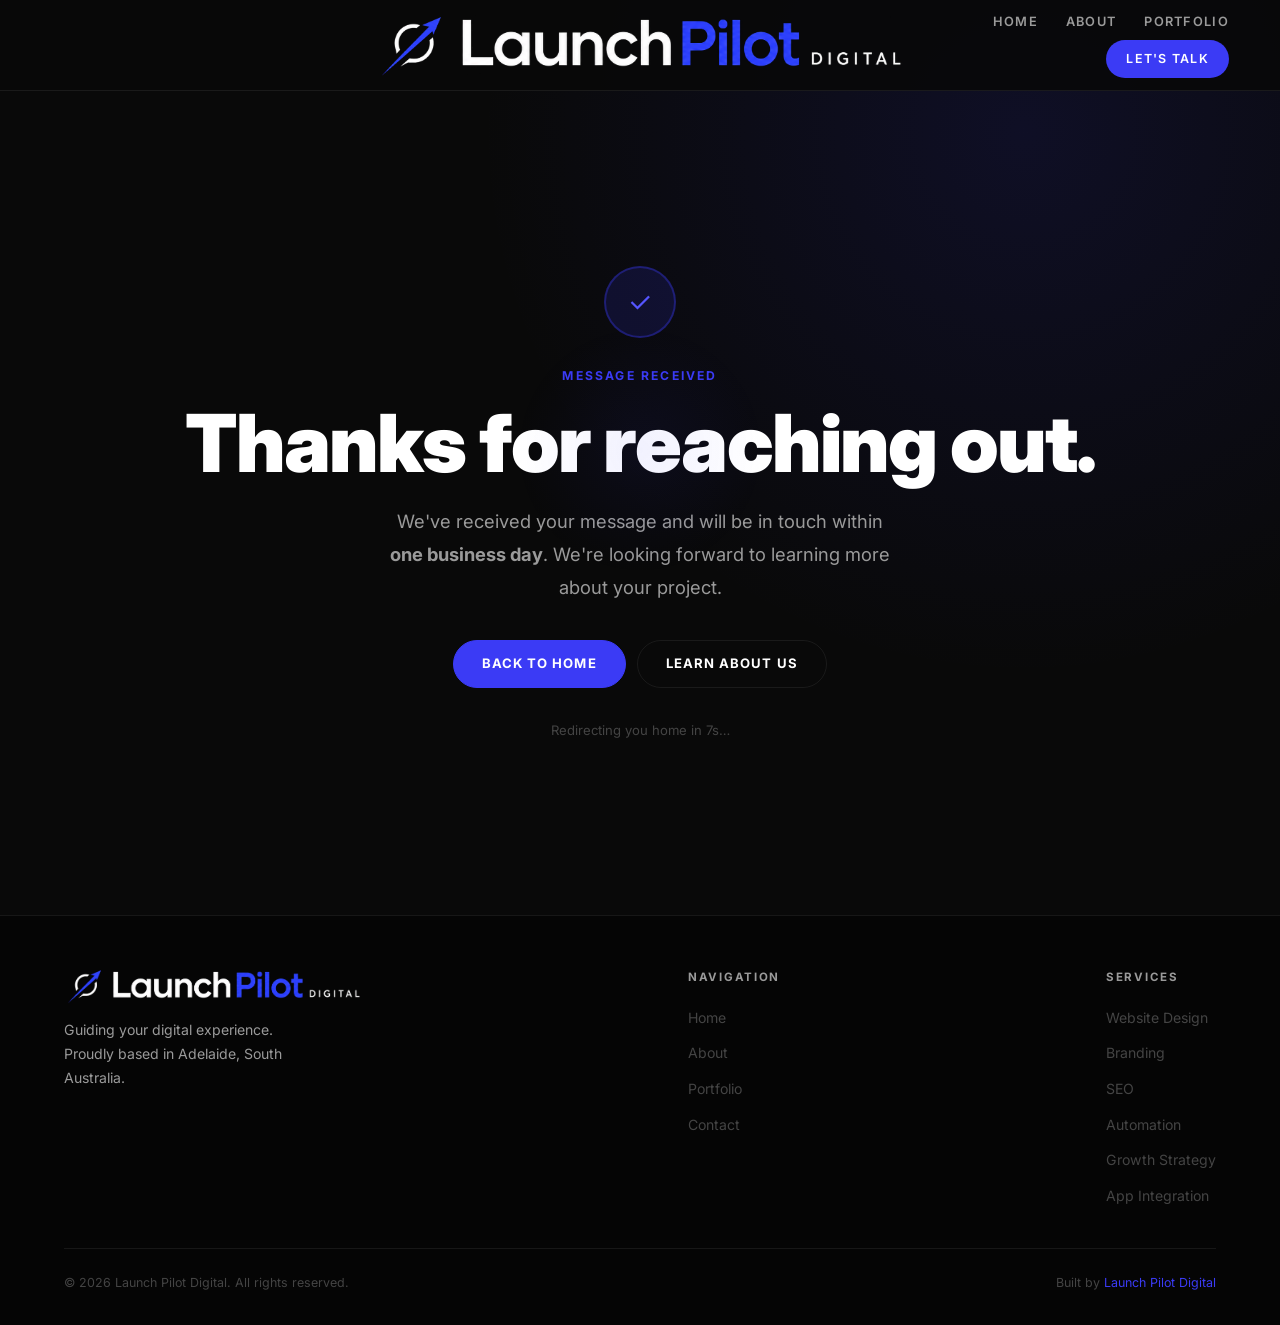
<file: thankyou.html>
<!DOCTYPE html>
<html lang="en">
<head>
  <meta charset="UTF-8">
  <meta name="viewport" content="width=device-width, initial-scale=1.0">
  <title>Message Sent | Launch Pilot Digital</title>
  <meta name="robots" content="noindex">
  <link rel="preconnect" href="https://fonts.googleapis.com">
  <link rel="preconnect" href="https://fonts.gstatic.com" crossorigin>
  <link href="https://fonts.googleapis.com/css2?family=Inter:wght@400;500;600;700;800;900&display=swap" rel="stylesheet">
  <link rel="icon" href="Assets/Favicon.png">
  <link rel="stylesheet" href="css/style.css">
</head>
<body>

  <div class="site-wrap">

  <!-- HEADER -->
  <header class="site-header">
    <button class="nav-toggle" id="navToggle" aria-label="Open navigation" aria-expanded="false">
      <span></span><span></span><span></span>
    </button>
    <a href="index.html" class="header-logo">
      <img src="Assets/LaunchPilot Digital Long No Background Heading.png" alt="Launch Pilot Digital">
    </a>
    <nav class="nav" aria-label="Main navigation">
      <a href="index.html">Home</a>
      <a href="about.html">About</a>
      <a href="portfolio.html">Portfolio</a>
      <a href="contact.html" class="nav-cta">Let's Talk</a>
    </nav>
  </header>

  <!-- MOBILE MENU -->
  <div class="mobile-menu" id="mobileMenu">
    <a href="index.html"           onclick="closeMenu()">Home</a>
    <a href="about.html"           onclick="closeMenu()">About</a>
    <a href="index.html#portfolio" onclick="closeMenu()">Portfolio</a>
    <a href="contact.html"         onclick="closeMenu()">Contact</a>
  </div>

  <main>
    <section class="thankyou-hero">
      <div class="thankyou-icon">✓</div>
      <p class="eyebrow">Message Received</p>
      <h1>Thanks for reaching out.</h1>
      <p>We've received your message and will be in touch within <strong>one business day</strong>. We're looking forward to learning more about your project.</p>
      <div class="thankyou-actions">
        <a class="button primary" href="index.html">Back to Home</a>
        <a class="button secondary" href="about.html">Learn About Us</a>
      </div>
      <p class="thankyou-redirect">Redirecting you home in <span id="countdown">8</span>s&hellip;</p>
    </section>
  </main>

  <!-- FOOTER -->
  <footer>
    <div class="footer-brand">
      <img src="Assets/LaunchPilot Digital Long No Background Heading.png" alt="Launch Pilot Digital">
      <p>Guiding your digital experience. Proudly based in Adelaide, South Australia.</p>
    </div>
    <div class="footer-col">
      <h4>Navigation</h4>
      <ul>
        <li><a href="index.html">Home</a></li>
        <li><a href="about.html">About</a></li>
        <li><a href="index.html#portfolio">Portfolio</a></li>
        <li><a href="contact.html">Contact</a></li>
      </ul>
    </div>
    <div class="footer-col">
      <h4>Services</h4>
      <ul>
        <li><a href="#">Website Design</a></li>
        <li><a href="#">Branding</a></li>
        <li><a href="#">SEO</a></li>
        <li><a href="#">Automation</a></li>
        <li><a href="#">Growth Strategy</a></li>
        <li><a href="#">App Integration</a></li>
      </ul>
    </div>
    <div class="footer-bottom">
      <p>&copy; 2026 Launch Pilot Digital. All rights reserved.</p>
      <p>Built by <a href="index.html">Launch Pilot Digital</a></p>
    </div>
  </footer>

  </div> <!-- /.site-wrap -->

  <script src="js/main.js"></script>
  <script>
    let count = 8;
    const el = document.getElementById('countdown');
    const timer = setInterval(() => {
      count--;
      if (el) el.textContent = count;
      if (count <= 0) {
        clearInterval(timer);
        window.location.href = 'index.html';
      }
    }, 1000);
  </script>
</body>
</html>
</file>
<file: css/style.css>
/* === Variables === */
:root {
  --bg:          #090909;
  --bg-2:        #0d0d0d;
  --bg-card:     #111111;
  --white:       #ffffff;
  --grey:        #9a9a9a;
  --grey-dim:    #444444;
  --blue:        #3b3bf5;
  --blue-bright: #5555ff;
  --blue-dim:    rgba(59, 59, 245, 0.14);
  --blue-glow:   rgba(59, 59, 245, 0.35);
  --border:      rgba(255, 255, 255, 0.07);
  --border-blue: rgba(59, 59, 245, 0.35);
  --shadow:      0 18px 48px rgba(59, 59, 245, 0.1);
  --radius:      4px;
  --transition:  0.22s ease;
}

.site-wrap {
  transform-origin: 50vw 50vh;
}

/* === Page fade-in — runs on every page load, no JS required === */
@keyframes page-fade-in {
  from { opacity: 0; }
  to   { opacity: 1; }
}

main {
  animation: page-fade-in 0.35s ease forwards;
}

/* === Page Transition Wipe === */

/* Exit — dark cover sweeps over current page */
#page-wipe {
  position: fixed;
  inset: 0;
  z-index: 10000;
  pointer-events: none;
  background: #06060f;
  clip-path: inset(0 100% 0 0);
  animation: wipe-cover 0.4s cubic-bezier(0.76, 0, 0.24, 1) forwards;
}

@keyframes wipe-cover {
  from { clip-path: inset(0 100% 0 0); }
  to   { clip-path: inset(0 0%   0 0); }
}



/* === Back to Top === */
.back-to-top {
  position: fixed;
  bottom: 32px;
  right: 32px;
  width: 48px;
  height: 48px;
  background: var(--blue);
  border: none;
  border-radius: 50%;
  color: var(--white);
  font-size: 20px;
  cursor: pointer;
  display: flex;
  align-items: center;
  justify-content: center;
  z-index: 500;
  opacity: 0;
  transform: translateY(16px);
  transition: opacity 0.3s ease, transform 0.3s ease, background 0.2s ease, box-shadow 0.2s ease;
  pointer-events: none;
}

.back-to-top.visible {
  opacity: 1;
  transform: translateY(0);
  pointer-events: auto;
}

.back-to-top:hover {
  background: var(--blue-bright);
  box-shadow: 0 6px 20px var(--blue-glow);
}

/* === Scroll Progress Bar === */
.scroll-progress {
  position: fixed;
  top: 0;
  left: 0;
  right: 0;
  height: 3px;
  z-index: 9999;
  pointer-events: none;
}

.scroll-progress::before,
.scroll-progress::after {
  content: '';
  position: absolute;
  top: 0;
  height: 100%;
  width: 50%;
  background: var(--blue);
  box-shadow: 0 0 8px rgba(59, 59, 245, 0.8);
  transition: transform 0.1s linear;
}

.scroll-progress::before {
  left: 0;
  transform-origin: left;
  transform: scaleX(var(--progress, 0));
}

.scroll-progress::after {
  right: 0;
  transform-origin: right;
  transform: scaleX(var(--progress, 0));
}

/* === Cursor Glow === */
.cursor-glow {
  position: fixed;
  width: 250px;
  height: 250px;
  border-radius: 50%;
  background: radial-gradient(circle, rgba(59, 59, 245, 0.07) 0%, transparent 70%);
  pointer-events: none;
  z-index: 0;
  transform: translate(-50%, -50%);
  transition: opacity 0.4s;
  will-change: left, top;
}

/* === Reset === */
*, *::before, *::after { margin: 0; padding: 0; box-sizing: border-box; }

html { scroll-behavior: smooth; }

/* left blue accent bar — mirrors PLP's rose side bar */
body {
  margin: 0;
  color: var(--white);
  background:
    radial-gradient(circle at 80% 10%, rgba(59, 59, 245, 0.12), transparent 34rem),
    var(--bg);
  font-family: 'Inter', sans-serif;
  line-height: 1.6;
  overflow-x: hidden;
  animation: page-in 0.25s ease forwards;
}


@keyframes page-in {
  from { opacity: 0; }
  to   { opacity: 1; }
}

img { display: block; max-width: 100%; }
a   { color: inherit; text-decoration: none; }
ul  { list-style: none; }

/* === NAV — centered logo, nav right (mirrors PLP header) === */
.site-header {
  position: sticky;
  top: 0;
  z-index: 100;
  display: grid;
  grid-template-columns: 1fr auto 1fr;
  align-items: center;
  min-height: 76px;
  padding: 12px clamp(18px, 4vw, 56px) 12px clamp(32px, 4vw, 56px);
  background: rgba(9, 9, 9, 0.88);
  backdrop-filter: blur(16px);
  -webkit-backdrop-filter: blur(16px);
  border-bottom: 1px solid var(--border);
  transition: padding var(--transition);
}

.header-logo {
  grid-column: 2;
  display: flex;
  align-items: center;
}

.header-logo img {
  height: clamp(44px, 5vw, 64px);
  width: auto;
  display: block;
}

.nav {
  grid-column: 3;
  justify-self: end;
  display: flex;
  align-items: center;
  gap: 8px 28px;
  flex-wrap: wrap;
  justify-content: flex-end;
}

.nav a {
  font-size: 0.8rem;
  font-weight: 600;
  letter-spacing: 0.1em;
  text-transform: uppercase;
  color: var(--grey);
  transition: color var(--transition);
}

.nav a:hover { color: var(--white); }


.nav .nav-cta {
  color: var(--white);
  background: var(--blue);
  padding: 9px 20px;
  border-radius: 50px;
  font-size: 0.78rem;
  transition: background var(--transition), box-shadow var(--transition);
}

.nav .nav-cta:hover {
  background: var(--blue-bright);
  box-shadow: 0 6px 20px var(--blue-glow);
}

/* hamburger */
.nav-toggle {
  display: none;
  grid-column: 3;
  justify-self: end;
  flex-direction: column;
  justify-content: center;
  gap: 5px;
  background: none;
  border: none;
  cursor: pointer;
  padding: 8px;
}

.nav-toggle span {
  display: block;
  width: 22px;
  height: 2px;
  background: var(--white);
  border-radius: 2px;
  transition: transform 0.22s ease, opacity 0.15s ease;
}

.nav-toggle[aria-expanded="true"] span:nth-child(1) { transform: translateY(7px) rotate(45deg); }
.nav-toggle[aria-expanded="true"] span:nth-child(2) { opacity: 0; transform: scaleX(0); }
.nav-toggle[aria-expanded="true"] span:nth-child(3) { transform: translateY(-7px) rotate(-45deg); }

/* mobile menu */
.mobile-menu {
  display: none;
  position: fixed;
  inset: 0;
  background: var(--bg);
  z-index: 99;
  padding: 100px 40px 40px;
  flex-direction: column;
  gap: 28px;
}

.mobile-menu.open { display: flex; }

.mobile-menu a {
  font-size: 1.8rem;
  font-weight: 700;
  color: var(--grey);
  transition: color var(--transition);
}

.mobile-menu a:hover { color: var(--white); }

/* === Buttons === */
.button {
  display: inline-flex;
  align-items: center;
  justify-content: center;
  min-height: 48px;
  border: 1px solid var(--border-blue);
  border-radius: 50px;
  padding: 0 28px;
  font: 700 0.82rem/1.2 'Inter', sans-serif;
  letter-spacing: 0.08em;
  text-transform: uppercase;
  text-decoration: none;
  cursor: pointer;
  transition: background var(--transition), border-color var(--transition), color var(--transition), box-shadow var(--transition);
  will-change: transform;
}

.button.primary {
  color: var(--white);
  background: var(--blue);
  border-color: var(--blue);
}

.button.primary:hover {
  background: var(--blue-bright);
  border-color: var(--blue-bright);
  box-shadow: 0 8px 28px var(--blue-glow);
}

.button.secondary {
  color: var(--white);
  background: transparent;
  border-color: var(--border);
}

.button.secondary:hover {
  border-color: rgba(255, 255, 255, 0.3);
  background: rgba(255, 255, 255, 0.05);
}

/* === HERO — split layout matching PLP === */
.hero {
  display: grid;
  grid-template-columns: minmax(0, 0.9fr) minmax(320px, 1.1fr);
  gap: clamp(28px, 5vw, 72px);
  align-items: center;
  min-height: calc(100vh - 56px);
  padding: clamp(44px, 8vw, 88px) clamp(18px, 5vw, 72px) 36px clamp(32px, 5vw, 72px);
  position: relative;
  overflow: hidden;
}

#heroCanvas {
  position: absolute;
  inset: 0;
  width: 100%;
  height: 100%;
  pointer-events: none;
  z-index: 0;
}

.hero-copy, .hero-media { position: relative; z-index: 1; }

.hero-copy { max-width: 620px; }

.eyebrow {
  margin: 0 0 16px;
  color: var(--blue);
  font-size: 0.76rem;
  font-weight: 700;
  letter-spacing: 0.18em;
  text-transform: uppercase;
}

h1, h2 {
  overflow-wrap: anywhere;
}

h1 {
  margin: 0;
  color: var(--white);
  font-size: clamp(3.2rem, 9vw, 7rem);
  font-weight: 900;
  line-height: 1.05;
  letter-spacing: -1.5px;
}

h1 span { color: var(--blue); }

.hero-copy > p:not(.eyebrow) {
  max-width: 520px;
  margin: 24px 0 0;
  color: var(--grey);
  font-size: clamp(1rem, 1.6vw, 1.15rem);
  line-height: 1.8;
}

.hero-actions {
  display: flex;
  flex-wrap: wrap;
  gap: 12px;
  margin-top: 36px;
}

/* Hero right — visual panel */
.hero-media {
  position: relative;
  min-height: 540px;
  overflow: hidden;
  border: 1px solid var(--border-blue);
  border-radius: 0 0 0 80px;
  background:
    radial-gradient(circle at 50% 42%, rgba(59, 59, 245, 0.22) 0%, transparent 65%),
    repeating-linear-gradient(
      0deg,
      transparent,
      transparent 39px,
      rgba(59, 59, 245, 0.05) 39px,
      rgba(59, 59, 245, 0.05) 40px
    ),
    repeating-linear-gradient(
      90deg,
      transparent,
      transparent 39px,
      rgba(59, 59, 245, 0.05) 39px,
      rgba(59, 59, 245, 0.05) 40px
    ),
    #0a0a14;
  display: flex;
  align-items: center;
  justify-content: center;
  box-shadow: var(--shadow);
}

@keyframes breathe {
  0%, 100% {
    filter: drop-shadow(0 0 20px rgba(59, 59, 245, 0.35));
  }
  50% {
    filter: drop-shadow(0 0 36px rgba(59, 59, 245, 0.65));
  }
}


.hero-media img {
  width: clamp(180px, 55%, 300px);
  height: auto;
  border-radius: 16px;
  animation: breathe 4s ease-in-out infinite;
}

/* === INTRO BAND — fixed bottom strip (desktop) === */
.intro-band {
  display: flex;
  align-items: center;
  justify-content: center;
  flex-wrap: wrap;
  gap: 10px 0;
  padding: 14px clamp(18px, 5vw, 72px);
  background: var(--blue);
  color: var(--white);
  overflow: hidden;
  position: fixed;
  bottom: 0;
  left: 0;
  right: 0;
  z-index: 50;
}

/* Push page content up so footer isn't hidden behind the band */
body:has(.intro-band) footer {
  padding-bottom: calc(32px + 48px);
}

.intro-band span.divider {
  width: 5px;
  height: 5px;
  border-radius: 999px;
  background: rgba(255, 255, 255, 0.55);
  flex-shrink: 0;
  margin: 0 20px;
}

.intro-band p {
  margin: 0;
  font-size: clamp(0.82rem, 1.5vw, 1rem);
  font-weight: 700;
  letter-spacing: 0.12em;
  text-transform: uppercase;
  white-space: nowrap;
}

/* === SECTION UTILITIES === */
.section {
  padding: clamp(58px, 9vw, 110px) clamp(18px, 5vw, 72px) clamp(58px, 9vw, 100px) clamp(32px, 5vw, 72px);
}

.section-heading {
  max-width: 760px;
  margin-bottom: 48px;
}

.section-heading.centered {
  margin-left: auto;
  margin-right: auto;
  text-align: center;
}

.section-heading .eyebrow { margin-bottom: 12px; }

h2 {
  margin: 0;
  color: var(--white);
  font-size: clamp(2.4rem, 6vw, 4.8rem);
  font-weight: 900;
  line-height: 1.08;
  letter-spacing: -0.5px;
}

h2 span { color: var(--blue); }

.section-heading > p:not(.eyebrow) {
  margin-top: 16px;
  color: var(--grey);
  font-size: clamp(1rem, 1.6vw, 1.1rem);
  line-height: 1.75;
  max-width: 600px;
}

/* === SERVICES === */
.services-bg {
  background: var(--bg-2);
  border-top: 1px solid var(--border);
  border-bottom: 1px solid var(--border);
}

.services-grid {
  display: grid;
  grid-template-columns: repeat(3, minmax(0, 1fr));
  gap: 18px;
}

.service-card {
  border: 1px solid var(--border);
  background: var(--bg-card);
  border-radius: var(--radius);
  padding: 32px 28px;
  transition: border-color var(--transition), box-shadow var(--transition);
  will-change: transform;
}

.service-card:hover {
  border-color: var(--border-blue);
  transform: translateY(-4px);
  box-shadow: var(--shadow);
}

.service-icon {
  font-size: 26px;
  margin-bottom: 18px;
}

.service-card h3 {
  margin: 0 0 10px;
  color: var(--white);
  font-size: 1.05rem;
  font-weight: 700;
}

.service-card p {
  margin: 0;
  color: var(--grey);
  font-size: 0.92rem;
  line-height: 1.72;
}

/* === PORTFOLIO === */
.portfolio-grid {
  display: grid;
  grid-template-columns: repeat(3, minmax(0, 1fr));
  gap: 20px;
}

.portfolio-card {
  border: 1px solid var(--border);
  background: var(--bg-card);
  border-radius: var(--radius);
  overflow: hidden;
  transition: border-color var(--transition), box-shadow var(--transition);
  will-change: transform;
}

.portfolio-card:hover {
  border-color: var(--border-blue);
  transform: translateY(-6px);
  box-shadow: 0 20px 48px rgba(59, 59, 245, 0.14);
}

.browser-chrome {
  background: #161616;
  padding: 9px 14px;
  display: flex;
  align-items: center;
  gap: 6px;
  border-bottom: 1px solid rgba(255, 255, 255, 0.05);
}

.browser-dot { width: 10px; height: 10px; border-radius: 50%; }
.bd-red    { background: #FF5F57; }
.bd-yellow { background: #FFBD2E; }
.bd-green  { background: #28CA41; }

.browser-url {
  flex: 1;
  margin-left: 10px;
  background: rgba(255, 255, 255, 0.05);
  border-radius: 3px;
  height: 18px;
  font-size: 10px;
  color: var(--grey-dim);
  display: flex;
  align-items: center;
  padding: 0 8px;
  overflow: hidden;
  white-space: nowrap;
}

.portfolio-preview {
  height: 220px;
  position: relative;
  overflow: hidden;
  background: #0a0a0a;
}

.portfolio-preview iframe {
  width: 1280px;
  border: none;
  pointer-events: none;
  transform-origin: top left;
  display: block;
  position: absolute;
  top: 0;
  left: 0;
}

.portfolio-info { padding: 22px 22px 26px; }

.portfolio-info h3 {
  margin: 0 0 8px;
  color: var(--white);
  font-size: 1rem;
  font-weight: 700;
}

.portfolio-info p {
  margin: 0 0 18px;
  color: var(--grey);
  font-size: 0.88rem;
  line-height: 1.65;
}

.portfolio-link {
  display: inline-flex;
  align-items: center;
  gap: 6px;
  font-size: 0.82rem;
  font-weight: 700;
  letter-spacing: 0.06em;
  text-transform: uppercase;
  color: var(--blue);
  transition: gap var(--transition), color var(--transition);
}

.portfolio-link:hover { color: var(--blue-bright); gap: 10px; }

/* === CTA BAND === */
.cta-band {
  background: linear-gradient(135deg, #0a0a1e 0%, #07071a 100%);
  border-top: 1px solid var(--border);
  border-bottom: 1px solid var(--border);
  text-align: center;
}

.cta-band h2 { margin-bottom: 16px; }

.cta-band .section-heading > p:not(.eyebrow) {
  margin-left: auto;
  margin-right: auto;
  margin-bottom: 36px;
}

/* === FOOTER === */
footer {
  display: flex;
  flex-wrap: wrap;
  align-items: flex-start;
  justify-content: space-between;
  gap: 40px;
  padding: 52px clamp(18px, 5vw, 72px) 32px clamp(32px, 5vw, 72px);
  background: #050505;
  border-top: 1px solid var(--border);
}

.footer-brand img {
  height: 36px;
  margin-bottom: 14px;
}

.footer-brand p {
  font-size: 0.88rem;
  color: var(--grey);
  max-width: 240px;
  line-height: 1.7;
  margin: 0;
}

.footer-col h4 {
  font-size: 0.72rem;
  font-weight: 700;
  letter-spacing: 0.15em;
  text-transform: uppercase;
  color: var(--grey);
  margin-bottom: 18px;
}

.footer-col ul { display: flex; flex-direction: column; gap: 10px; }

.footer-col ul a {
  font-size: 0.88rem;
  color: var(--grey-dim);
  transition: color var(--transition);
}

.footer-col ul a:hover { color: var(--white); }

.footer-bottom {
  width: 100%;
  border-top: 1px solid var(--border);
  padding-top: 24px;
  display: flex;
  justify-content: space-between;
  align-items: center;
  flex-wrap: wrap;
  gap: 10px;
}

.footer-bottom p { font-size: 0.78rem; color: var(--grey-dim); margin: 0; }
.footer-bottom a  { color: var(--blue); }

/* === PAGE HERO (About & Contact) === */
.page-hero {
  padding: clamp(100px, 14vw, 160px) clamp(18px, 5vw, 72px) clamp(60px, 8vw, 100px) clamp(32px, 5vw, 72px);
  position: relative;
  overflow: hidden;
}

.page-hero::before {
  content: '';
  position: absolute;
  top: -150px; left: -200px;
  width: 600px; height: 600px;
  background: radial-gradient(circle, rgba(59, 59, 245, 0.1) 0%, transparent 70%);
  pointer-events: none;
}

.page-hero h1 {
  font-size: clamp(3rem, 7vw, 5.6rem);
  font-weight: 900;
  line-height: 1.08;
  letter-spacing: -1px;
  margin: 0 0 16px;
}

.page-hero > p:not(.eyebrow) {
  font-size: clamp(1rem, 1.6vw, 1.15rem);
  color: var(--grey);
  max-width: 600px;
  line-height: 1.75;
  margin: 0;
}

.divider { height: 1px; background: var(--border); }

/* === ABOUT === */
.about-grid {
  display: grid;
  grid-template-columns: minmax(0, 0.9fr) minmax(320px, 1.1fr);
  gap: clamp(28px, 5vw, 72px);
  align-items: start;
}

.about-text h2 { margin-bottom: 20px; font-size: clamp(2rem, 4vw, 3.2rem); }

.about-text p {
  color: var(--grey);
  font-size: clamp(1rem, 1.5vw, 1.08rem);
  line-height: 1.82;
  margin-bottom: 18px;
}

.about-stats {
  display: grid;
  grid-template-columns: 1fr 1fr;
  gap: 16px;
}

.stat-card {
  background: var(--bg-card);
  border: 1px solid var(--border);
  border-radius: var(--radius);
  padding: 26px 22px;
  text-align: center;
}

.stat-card .num {
  font-size: 2.6rem;
  font-weight: 900;
  color: var(--blue);
  line-height: 1;
  margin-bottom: 8px;
}

.stat-card .label {
  font-size: 0.78rem;
  color: var(--grey);
  font-weight: 600;
  letter-spacing: 0.06em;
  text-transform: uppercase;
}

/* values */
.values-grid {
  display: grid;
  grid-template-columns: repeat(2, minmax(0, 1fr));
  gap: 18px;
}

.value-card {
  background: var(--bg-card);
  border: 1px solid var(--border);
  border-radius: var(--radius);
  padding: 32px 28px;
  transition: border-color var(--transition);
}

.value-card:hover { border-color: var(--border-blue); }

.value-icon { font-size: 28px; margin-bottom: 14px; }

.value-card h3 { margin: 0 0 10px; font-size: 1.1rem; font-weight: 700; }

.value-card p { margin: 0; color: var(--grey); font-size: 0.92rem; line-height: 1.72; }

/* === CONTACT === */
.contact-grid {
  display: grid;
  grid-template-columns: minmax(0, 0.9fr) minmax(320px, 1.1fr);
  gap: clamp(28px, 5vw, 72px);
  align-items: start;
}

.contact-info h2 { margin-bottom: 16px; font-size: clamp(2rem, 4vw, 3.2rem); }

.contact-info > p {
  color: var(--grey);
  font-size: clamp(1rem, 1.5vw, 1.08rem);
  line-height: 1.82;
  margin-bottom: 36px;
}

.contact-detail {
  display: flex;
  align-items: flex-start;
  gap: 14px;
  margin-bottom: 22px;
}

.contact-icon {
  width: 42px;
  height: 42px;
  background: var(--blue-dim);
  border: 1px solid var(--border-blue);
  border-radius: 6px;
  display: flex;
  align-items: center;
  justify-content: center;
  font-size: 17px;
  flex-shrink: 0;
}

.contact-detail-text h4 { font-size: 0.82rem; font-weight: 700; margin-bottom: 3px; }

.contact-detail-text p { font-size: 0.9rem; color: var(--grey); margin: 0; }

/* form */
.contact-form-wrap {
  background: var(--bg-card);
  border: 1px solid var(--border);
  border-radius: var(--radius);
  padding: clamp(28px, 4vw, 44px);
}

.contact-form-wrap h3 { font-size: 1.3rem; font-weight: 700; margin-bottom: 28px; }

.form-row { display: grid; grid-template-columns: 1fr 1fr; gap: 16px; }

.form-group { margin-bottom: 16px; }

label {
  display: block;
  font-size: 0.72rem;
  font-weight: 700;
  letter-spacing: 0.1em;
  text-transform: uppercase;
  color: var(--grey);
  margin-bottom: 7px;
}

input, textarea, select {
  width: 100%;
  background: rgba(255, 255, 255, 0.04);
  border: 1px solid var(--border);
  border-radius: 3px;
  padding: 13px 14px;
  font: 500 0.95rem/1.5 'Inter', sans-serif;
  color: var(--white);
  transition: border-color var(--transition), background var(--transition);
  outline: none;
  -webkit-appearance: none;
  appearance: none;
}

input:focus, textarea:focus, select:focus {
  border-color: var(--blue);
  background: rgba(59, 59, 245, 0.05);
}

input::placeholder, textarea::placeholder { color: var(--grey-dim); }

textarea { resize: vertical; min-height: 130px; }

select option { background: #1a1a1a; color: var(--white); }

.form-submit {
  width: 100%;
  justify-content: center;
  margin-top: 6px;
  min-height: 52px;
  font-size: 0.88rem;
}

.form-status {
  margin: 12px 0 0;
  font-size: 0.88rem;
  line-height: 1.6;
  min-height: 1.4em;
}

/* === ABOUT — Approach grid === */
.approach-grid {
  display: grid;
  grid-template-columns: repeat(3, minmax(0, 1fr));
  gap: 20px;
  margin-top: 12px;
}

.approach-item {
  background: var(--bg-card);
  border: 1px solid var(--border);
  border-radius: var(--radius);
  padding: 32px 28px;
  transition: border-color var(--transition);
}

.approach-item:hover { border-color: var(--border-blue); }

.approach-icon {
  font-size: 28px;
  margin-bottom: 16px;
}

.approach-item h3 {
  margin: 0 0 10px;
  color: var(--white);
  font-size: 1.05rem;
  font-weight: 700;
}

.approach-item p {
  margin: 0;
  color: var(--grey);
  font-size: 0.92rem;
  line-height: 1.72;
}

/* === ABOUT — No fluff checklist === */
.no-fluff-list {
  margin-top: 28px;
  display: flex;
  flex-direction: column;
  gap: 14px;
}

.no-fluff-item {
  display: flex;
  align-items: flex-start;
  gap: 12px;
}

.no-fluff-check {
  flex-shrink: 0;
  width: 24px;
  height: 24px;
  background: var(--blue-dim);
  border: 1px solid var(--border-blue);
  border-radius: 50%;
  display: flex;
  align-items: center;
  justify-content: center;
  font-size: 12px;
  color: var(--blue-bright);
  font-weight: 700;
  margin-top: 2px;
}

.no-fluff-item p {
  margin: 0;
  color: var(--grey);
  font-size: clamp(1rem, 1.5vw, 1.05rem);
  line-height: 1.72;
}

/* === ABOUT — Vision card === */
.vision-card {
  background: var(--bg-card);
  border: 1px solid var(--border-blue);
  border-radius: var(--radius);
  padding: clamp(28px, 4vw, 44px);
  display: flex;
  flex-direction: column;
  gap: 18px;
}

.vision-card blockquote {
  font-size: clamp(1.1rem, 2vw, 1.35rem);
  font-weight: 700;
  color: var(--white);
  line-height: 1.6;
  margin: 0;
  border-left: 3px solid var(--blue);
  padding-left: 20px;
}

.vision-card > p {
  margin: 0;
  color: var(--grey);
  font-size: 1rem;
  line-height: 1.75;
}

.vision-tagline {
  font-size: 1.05rem;
  font-weight: 600;
  color: var(--white) !important;
}

.vision-tagline span { color: var(--blue); }

/* === THANK YOU PAGE === */
.thankyou-hero {
  min-height: calc(100vh - 76px);
  display: flex;
  flex-direction: column;
  align-items: center;
  justify-content: center;
  text-align: center;
  padding: clamp(60px, 10vw, 120px) clamp(18px, 5vw, 72px);
}

.thankyou-icon {
  width: 72px;
  height: 72px;
  border-radius: 50%;
  background: var(--blue-dim);
  border: 2px solid var(--border-blue);
  display: flex;
  align-items: center;
  justify-content: center;
  font-size: 28px;
  color: var(--blue-bright);
  margin-bottom: 28px;
  animation: pop-in 0.5s cubic-bezier(0.22, 1, 0.36, 1) both;
}

@keyframes pop-in {
  from { transform: scale(0.4); opacity: 0; }
  to   { transform: scale(1);   opacity: 1; }
}

.thankyou-hero h1 {
  font-size: clamp(2.8rem, 7vw, 5rem);
  margin: 0 0 20px;
}

.thankyou-hero > p:not(.eyebrow):not(.thankyou-redirect) {
  color: var(--grey);
  font-size: clamp(1rem, 1.6vw, 1.15rem);
  line-height: 1.8;
  max-width: 520px;
  margin: 0 0 36px;
}

.thankyou-actions {
  display: flex;
  flex-wrap: wrap;
  gap: 12px;
  justify-content: center;
  margin-bottom: 32px;
}

.thankyou-redirect {
  font-size: 0.82rem;
  color: var(--grey-dim);
  margin: 0;
}

/* === FADE UP === */
.fade-up {
  opacity: 0;
  transform: translateY(28px);
  transition: opacity 0.6s ease, transform 0.6s ease;
}

.fade-up.visible { opacity: 1; transform: translateY(0); }

/* === RESPONSIVE === */
@media (max-width: 980px) {
  .hero,
  .about-grid,
  .contact-grid {
    grid-template-columns: 1fr;
  }

  .hero { min-height: auto; }

  .hero-media { min-height: 360px; }

  .services-grid { grid-template-columns: 1fr 1fr; }

  .portfolio-grid { grid-template-columns: 1fr 1fr; }

  .values-grid { grid-template-columns: 1fr 1fr; }

  .approach-grid { grid-template-columns: 1fr 1fr; }
}

@media (max-width: 680px), (orientation: landscape) and (max-height: 500px) {
  .site-header { display: flex; justify-content: center; position: relative; }

  .header-logo { grid-column: unset; position: static; transform: none; justify-content: center; }

  .nav { display: none; }

  .nav-toggle { display: flex; position: absolute; right: clamp(18px, 4vw, 40px); top: 0; height: 56px; align-items: center; }

  .services-grid { grid-template-columns: 1fr; }

  .portfolio-grid { grid-template-columns: 1fr; }

  .values-grid { grid-template-columns: 1fr; }

  .approach-grid { grid-template-columns: 1fr; }

  .about-stats { grid-template-columns: 1fr 1fr; }

  .form-row { grid-template-columns: 1fr; }

  .intro-band {
    position: static;
    flex-direction: row;
    flex-wrap: wrap;
    justify-content: center;
    gap: 10px 16px;
    padding: 16px 20px;
  }

  .intro-band span.divider { display: none; }

  .intro-band p { white-space: normal; text-align: center; }

  body:has(.intro-band) footer { padding-bottom: 32px; }

  .footer { flex-direction: column; }

  .footer-bottom { flex-direction: column; text-align: center; }

  .hero-actions { flex-direction: column; }

  .button { width: 100%; }
}
</file>
